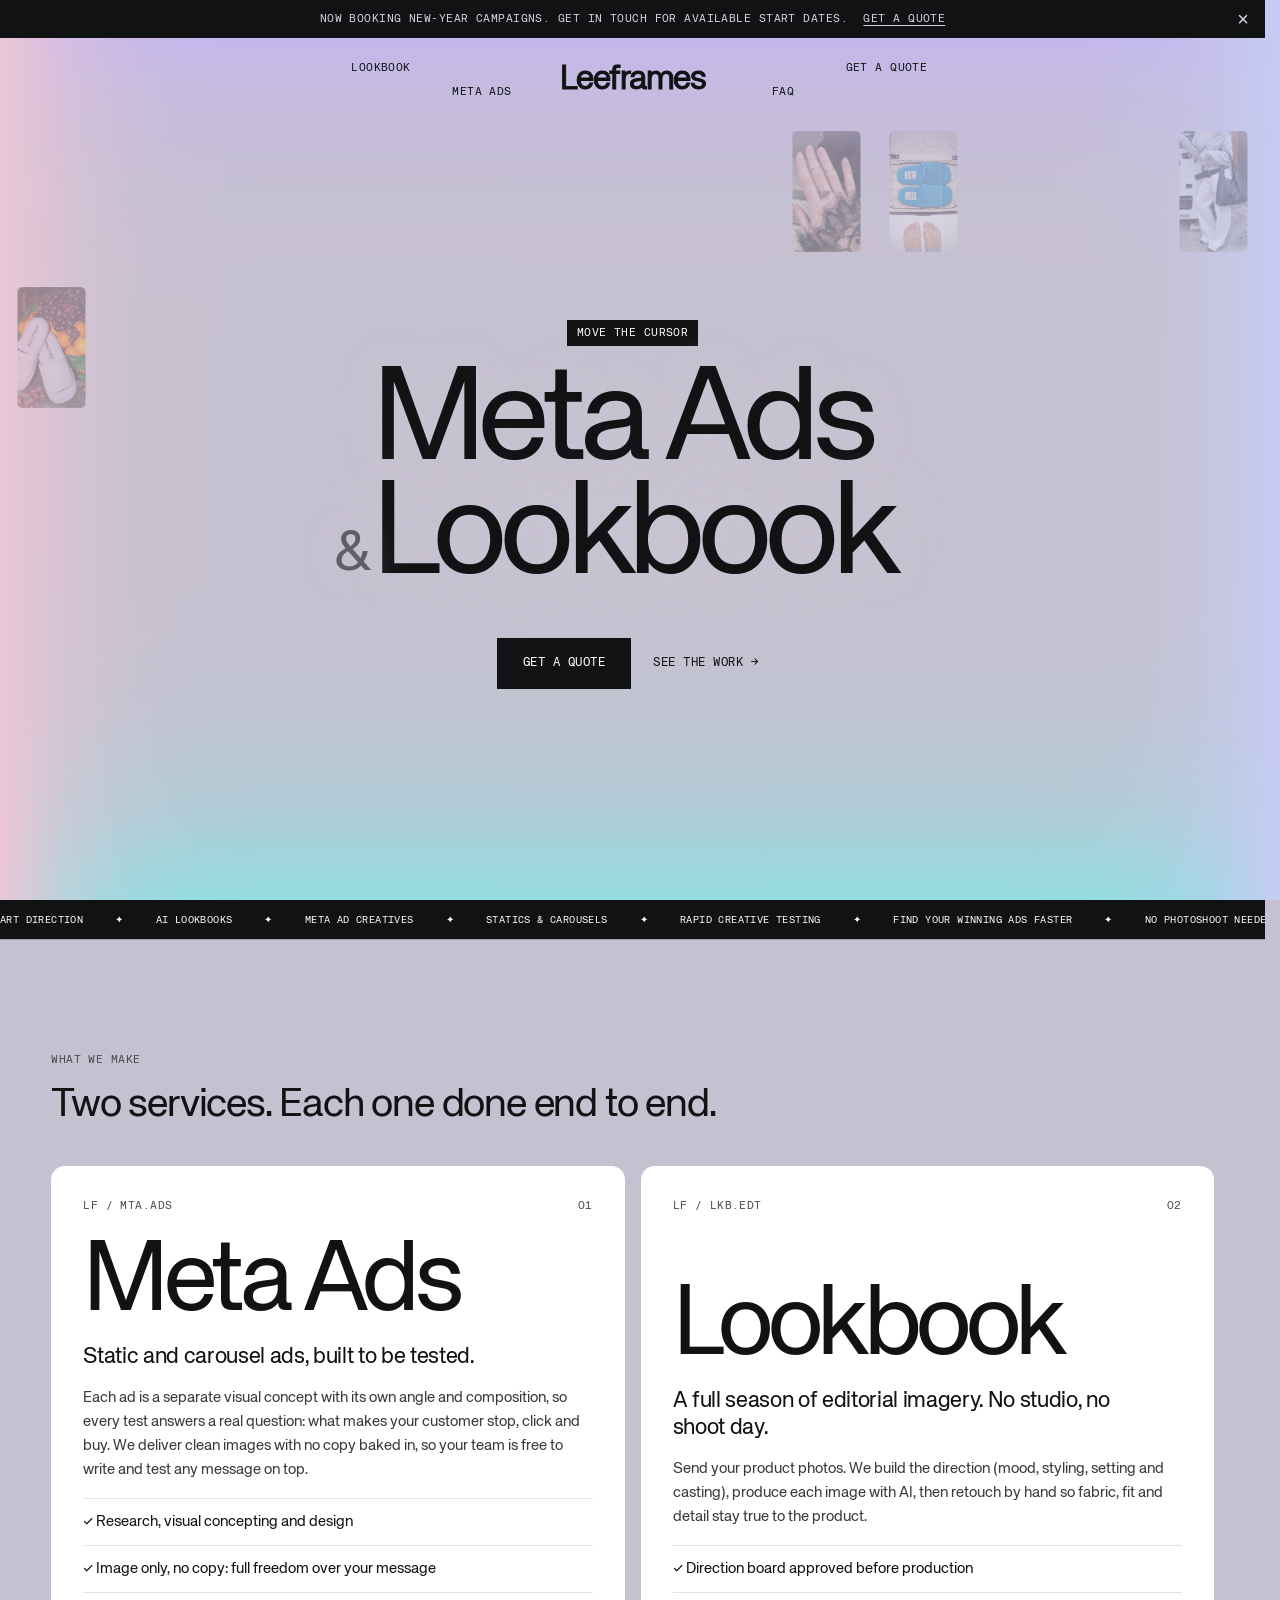
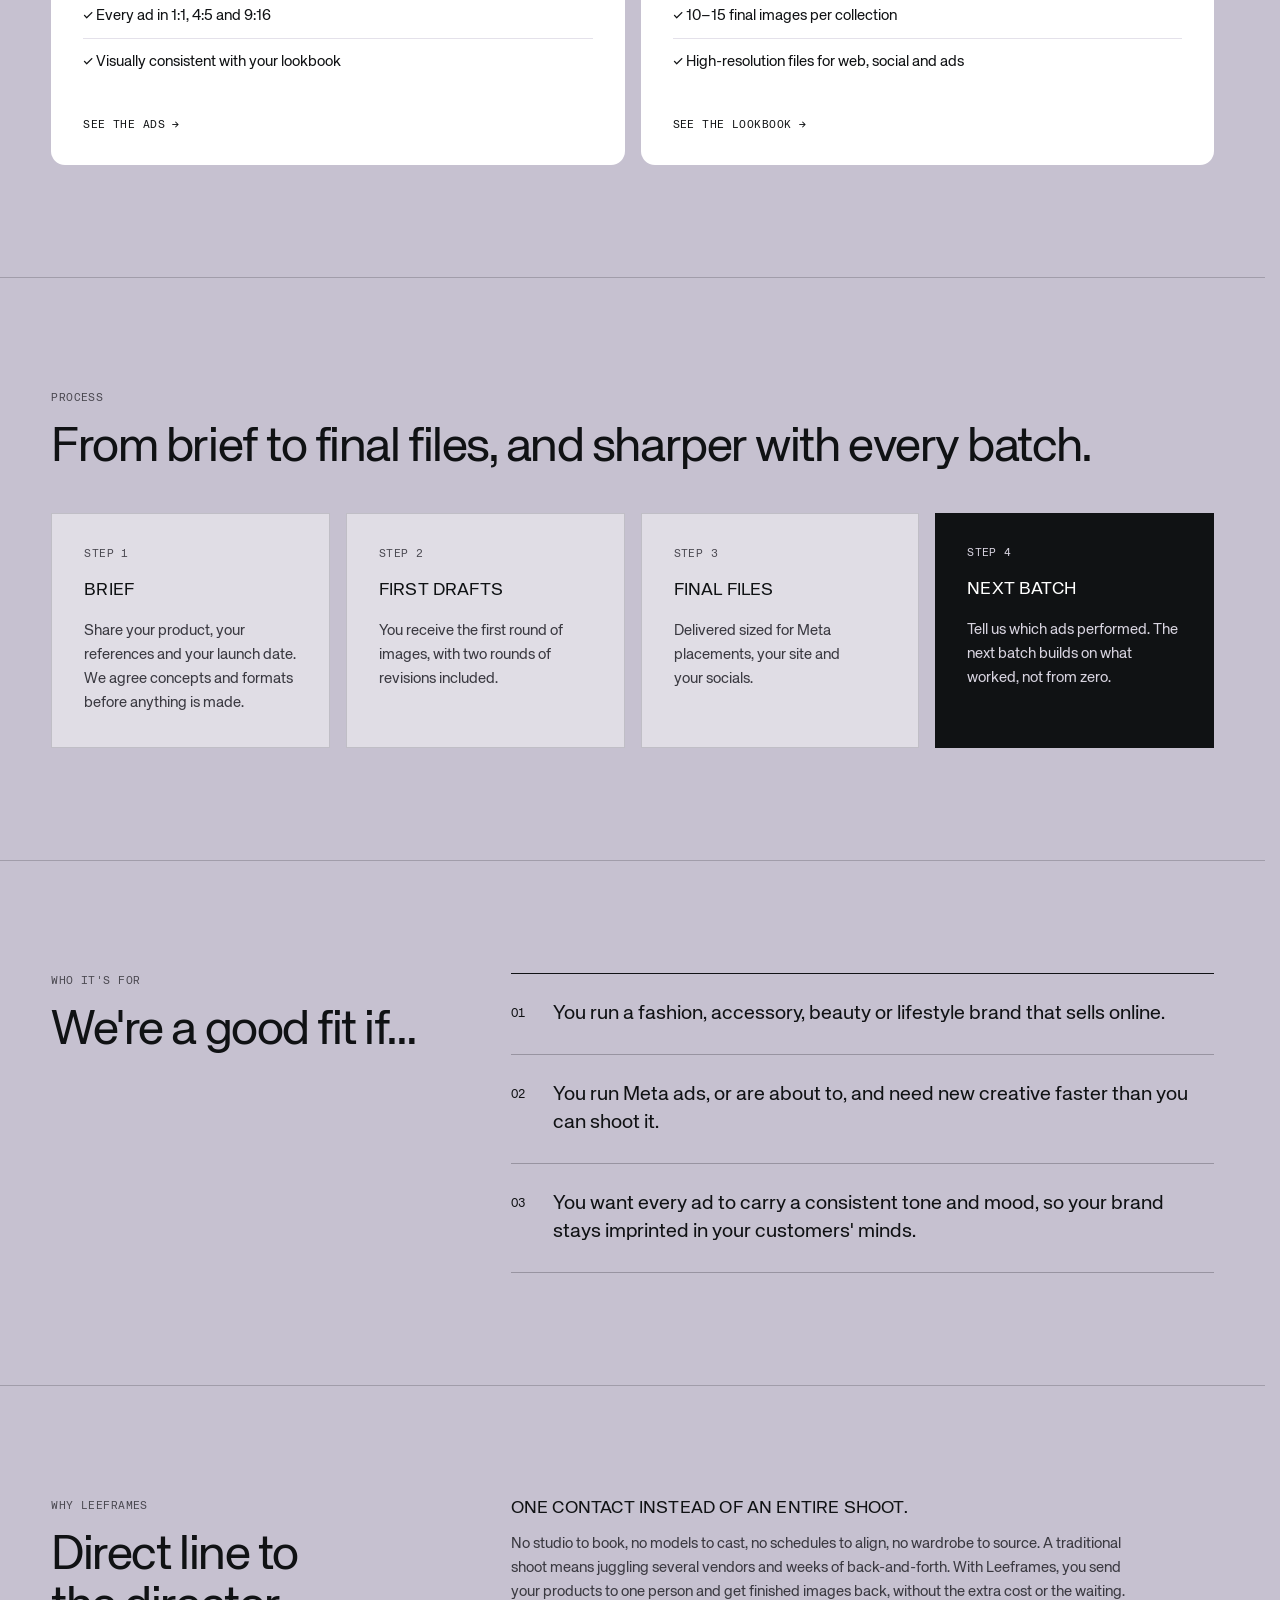
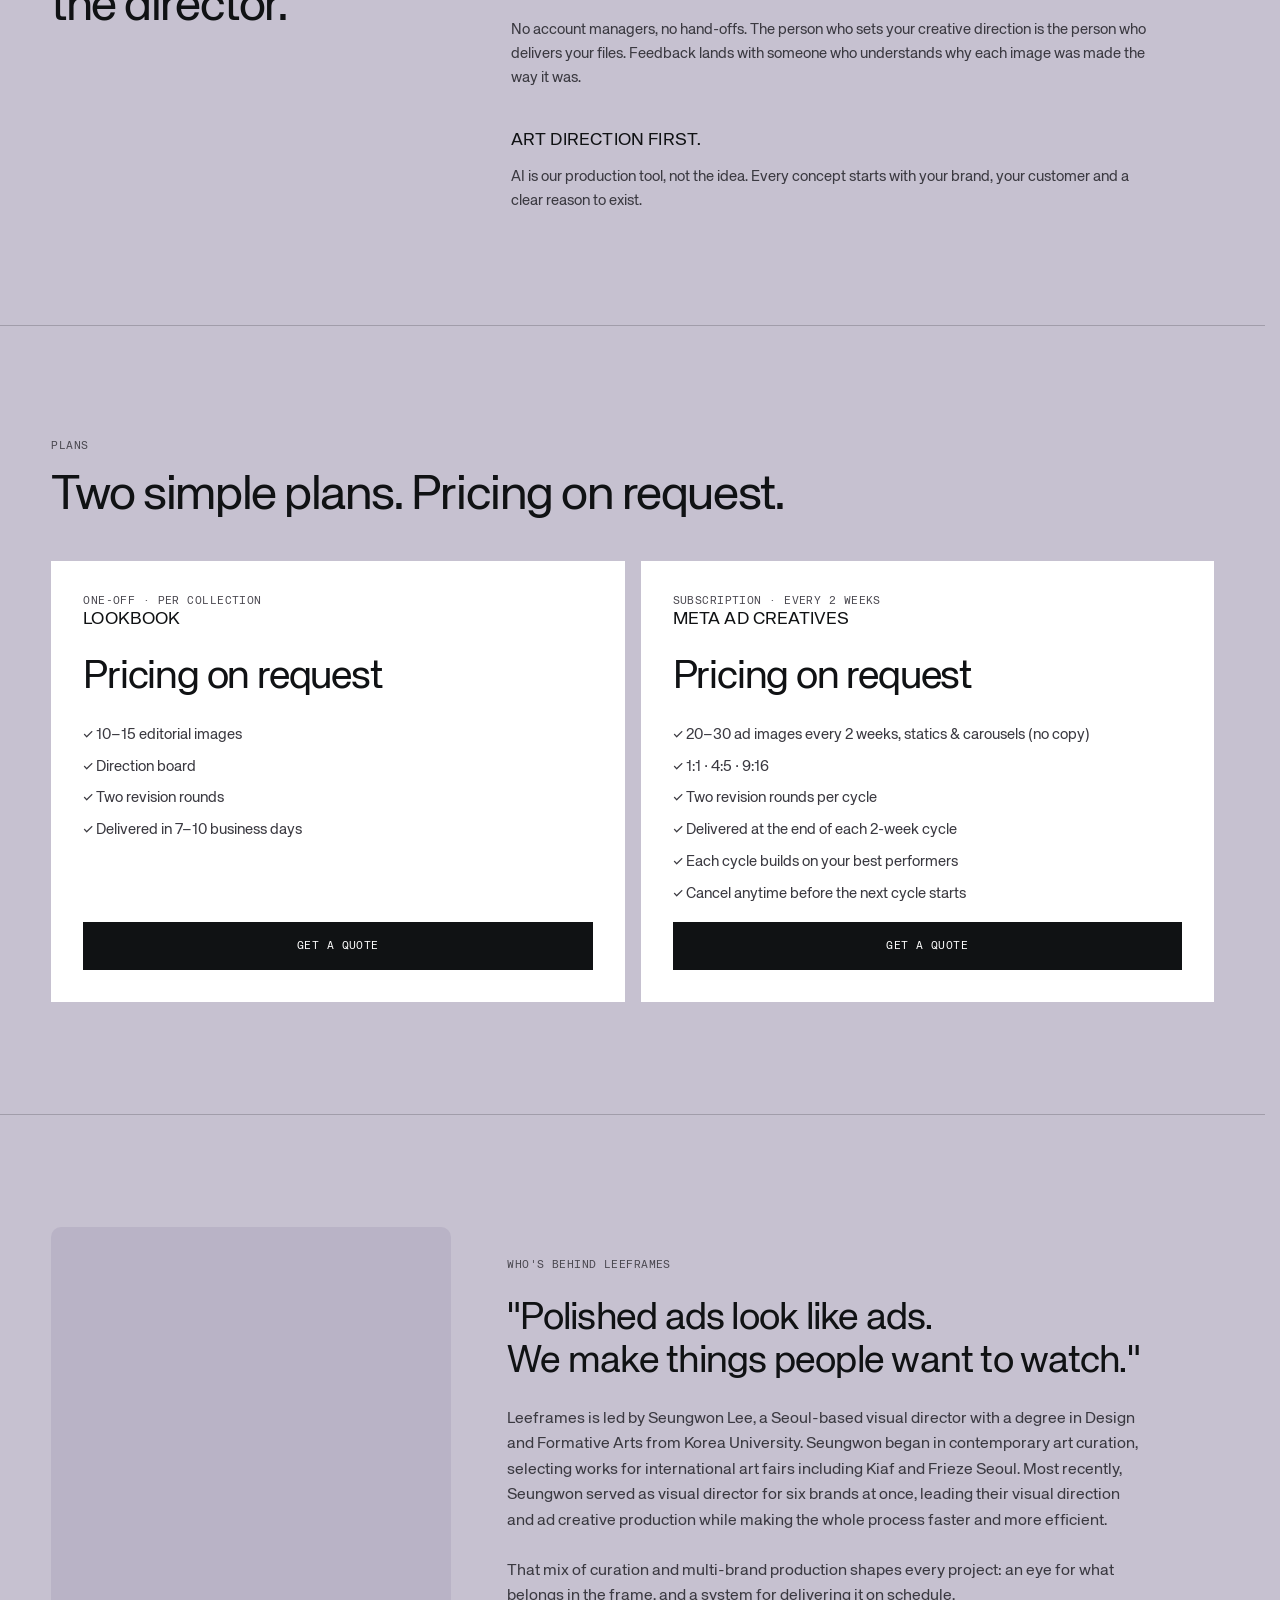
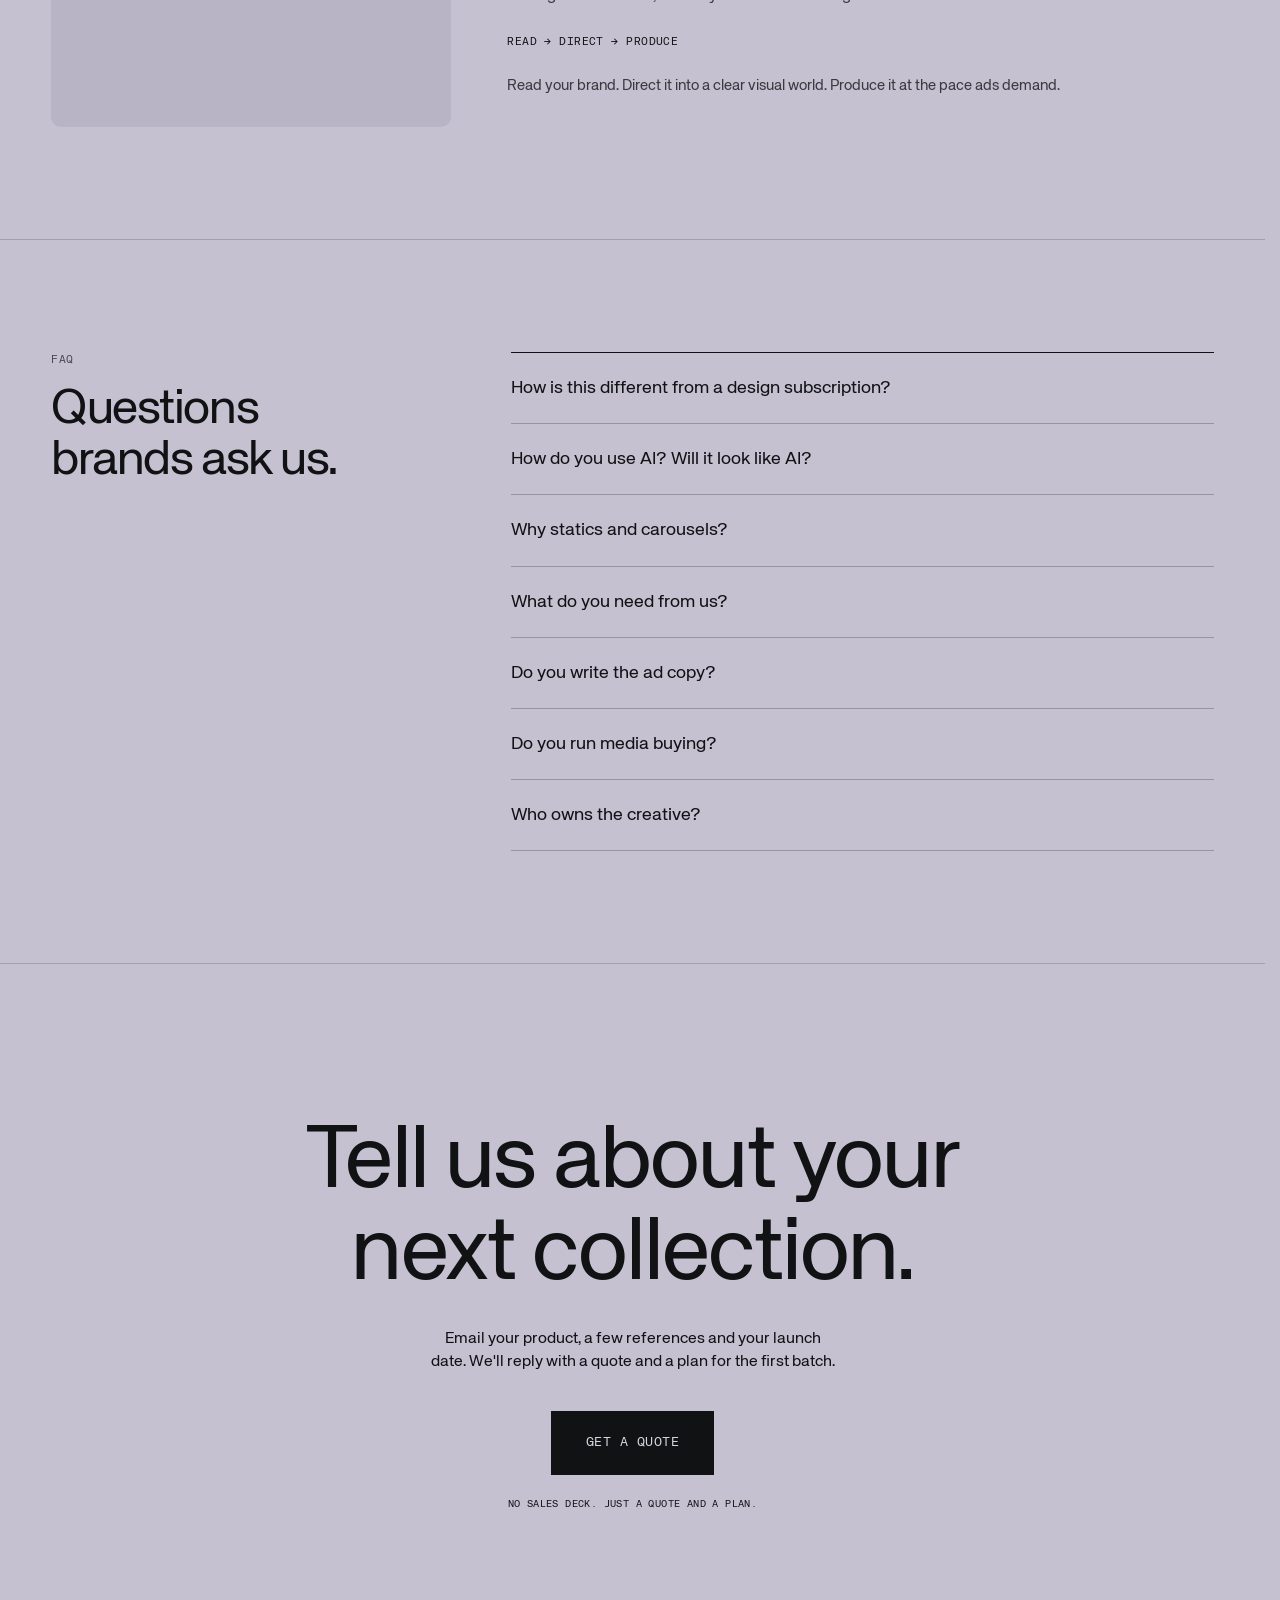
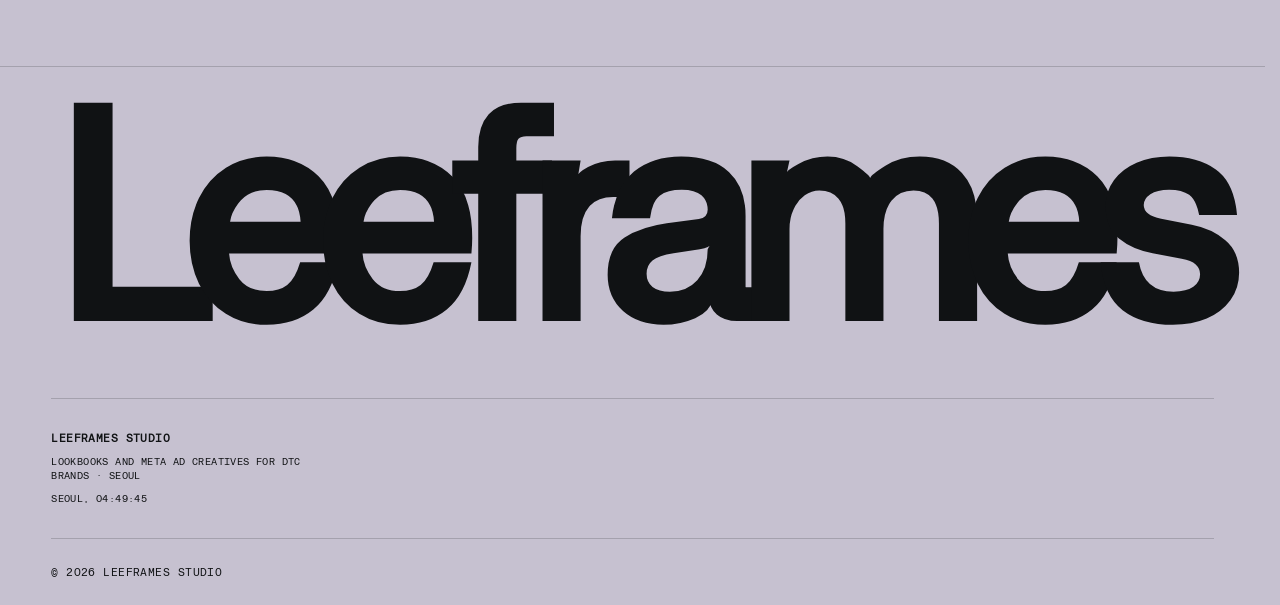
<file: index.html>
<!doctype html>
<html lang="en">
<head>
  <meta charset="utf-8">
  <meta name="viewport" content="width=device-width, initial-scale=1">
  <meta http-equiv="Content-Security-Policy" content="default-src 'self'; script-src 'self' https://cdnjs.cloudflare.com; style-src 'self'; style-src-attr 'unsafe-inline'; font-src 'self'; img-src 'self' data: blob:; connect-src 'self'; object-src 'none'; base-uri 'self'; form-action 'self'">
  <meta name="referrer" content="strict-origin-when-cross-origin">
  <title>Leeframes Studio | AI Lookbooks &amp; Meta Ad Creatives, Seoul</title>
  <meta name="description" content="Seoul creative studio making art-directed AI lookbooks and Meta ad creatives for DTC fashion, beauty and lifestyle brands.">
  <!-- Search and sharing: canonical address, crawler rules, link previews. Domain lives here and in robots.txt, sitemap.xml, llms.txt -->
  <link rel="canonical" href="https://leeframes.com/">
  <meta name="robots" content="index, follow, max-image-preview:large">
  <meta name="theme-color" content="#D8D4E0">
  <meta property="og:type" content="website">
  <meta property="og:site_name" content="Leeframes Studio">
  <meta property="og:title" content="Leeframes Studio | AI Lookbooks &amp; Meta Ad Creatives, Seoul">
  <meta property="og:description" content="Seoul creative studio making art-directed AI lookbooks and Meta ad creatives for DTC fashion, beauty and lifestyle brands.">
  <meta property="og:url" content="https://leeframes.com/">
  <meta property="og:image" content="https://leeframes.com/images/lookbook/6a-6a-on-beach/cover.jpg">
  <meta property="og:locale" content="en_US">
  <meta name="twitter:card" content="summary_large_image">
  <!-- Structured data for search engines and AI answers: who we are, what we do, the FAQ -->
  <script type="application/ld+json">
  {
    "@context": "https://schema.org",
    "@graph": [
      {
        "@type": "ProfessionalService",
        "@id": "https://leeframes.com/#org",
        "name": "Leeframes Studio",
        "url": "https://leeframes.com/",
        "image": "https://leeframes.com/images/lookbook/6a-6a-on-beach/cover.jpg",
        "description": "Seoul creative studio making art-directed AI lookbooks and Meta ad creatives for DTC fashion, beauty and lifestyle brands.",
        "foundingDate": "2026",
        "address": { "@type": "PostalAddress", "addressLocality": "Seoul", "addressCountry": "KR" },
        "areaServed": "Worldwide",
        "knowsAbout": ["Art direction", "AI fashion lookbooks", "Meta ads", "Facebook and Instagram ad creative", "Static ads", "Carousel ads", "Creative testing", "DTC fashion, beauty and lifestyle brands"],
        "hasOfferCatalog": {
          "@type": "OfferCatalog",
          "name": "Services",
          "itemListElement": [
            { "@type": "Offer", "itemOffered": { "@type": "Service", "name": "AI lookbook production", "description": "A full season of editorial imagery, art-directed by hand and produced with AI. No studio, no shoot day." } },
            { "@type": "Offer", "itemOffered": { "@type": "Service", "name": "Meta ad creatives", "description": "Static and carousel ads for Meta (Facebook and Instagram), image only with no copy, in 1:1, 4:5 and 9:16, delivered every 2 weeks." } }
          ]
        }
      },
      {
        "@type": "WebSite",
        "@id": "https://leeframes.com/#website",
        "url": "https://leeframes.com/",
        "name": "Leeframes Studio",
        "inLanguage": "en",
        "publisher": { "@id": "https://leeframes.com/#org" }
      },
      {
        "@type": "FAQPage",
        "mainEntity": [
          {"@type": "Question", "name": "How is this different from a design subscription?", "acceptedAnswer": {"@type": "Answer", "text": "A design subscription waits for your requests. We do the research, write the concepts and choose the angles, then design the ad visuals. You get ideas, not just production."}},
          {"@type": "Question", "name": "How do you use AI? Will it look like AI?", "acceptedAnswer": {"@type": "Answer", "text": "AI handles production; the direction, selection and finishing are done by hand. We start from your real product photos, build a direction board you approve, generate and select images against it, then retouch each one to correct details, fabric and fit. Anything that looks off doesn't leave the studio."}},
          {"@type": "Question", "name": "Why statics and carousels?", "acceptedAnswer": {"@type": "Answer", "text": "They're the fastest way to test a new angle on Meta. One concept can become several variations and be live before a video would be through pre-production."}},
          {"@type": "Question", "name": "What do you need from us?", "acceptedAnswer": {"@type": "Answer", "text": "Your product photos, your website and a few references. A short brief helps, but we can write one with you."}},
          {"@type": "Question", "name": "Do you write the ad copy?", "acceptedAnswer": {"@type": "Answer", "text": "No, by design. We deliver clean visuals with no text baked in, so you keep full control of your message and can test any headline on the same image."}},
          {"@type": "Question", "name": "Do you run media buying?", "acceptedAnswer": {"@type": "Answer", "text": "No. We focus entirely on creative. We work alongside your in-house team or agency, and use your results to shape the next batch."}},
          {"@type": "Question", "name": "Who owns the creative?", "acceptedAnswer": {"@type": "Answer", "text": "You can use all final files commercially without restriction, and we transfer any rights we hold in them to you."}}
        ]
      }
    ]
  }
  </script>
  <!-- Tab and home-screen icon: the logo's L (drawn by a one-off script; not edited by hand) -->
  <link rel="icon" href="/favicon.ico" sizes="any">
  <link rel="icon" type="image/png" sizes="32x32" href="/favicon-32.png">
  <link rel="apple-touch-icon" href="/apple-touch-icon.png">
  <link rel="stylesheet" href="styles.css">
  <link rel="stylesheet" href="lookbook.css">
  <link rel="stylesheet" href="meta.css">
</head>
<body class="has-mc">

<!-- Pastel light drifting round the screen edge (fixed, behind the page) -->

<!-- Announcement bar -->
<div class="announce" id="announce">
  <p>Now booking new-year campaigns. Get in touch for available start dates. <a href="quote.html" class="mono-link">Get a quote</a></p>
  <button class="announce-close" aria-label="Close announcement">×</button>
</div>

<!-- Header -->
<header class="header">
  <div class="header-inner">
    <a href="#" class="logo" aria-label="Leeframes Studio home">
      <span class="logo-mark">Leeframes</span>
    </a>
    <nav class="nav" id="nav">
      <a href="lookbook.html" class="mono">Lookbook</a>
      <a href="meta-ad-creatives.html" class="mono">Meta Ads</a>
      <a href="#faq" class="mono">FAQ</a>
      <a href="quote.html" class="mono">Get a quote</a>
    </nav>
    <button class="nav-toggle" aria-label="Open menu" aria-expanded="false"><span></span><span></span></button>
  </div>
</header>

<main>

<!-- Hero: magnifier field. Tiles (Meta ads and lookbook covers) are built by hero-field.js from site-data.js;
     tiles near the cursor grow and brighten. The centre text sits above them -->
<section class="lf-hero" id="hero">
  <div class="lf-hero__field" aria-hidden="true"></div>
  <div class="lf-hero__veil" aria-hidden="true"></div>
  <div class="lf-hero__center">
    <p class="lf-hero__tag" aria-live="off">Move the cursor</p>
    <h1 class="lf-hero__title"><span>Meta Ads</span><span><em>&amp;</em>Lookbook</span></h1>
    <div class="lf-hero__btns">
      <a class="lf-hero__btn lf-hero__btn--solid" href="quote.html">Get a quote</a>
      <a class="lf-hero__btn lf-hero__btn--ghost" href="#services">See the work →</a>
    </div>
  </div>
</section>

<!-- Service ticker: two identical groups so translateX(-50%) loops seamlessly -->
<div class="ticker" aria-hidden="true">
  <div class="ticker-track">
    <span class="ticker-group"><span>Art Direction<i>✦</i></span><span>AI Lookbooks<i>✦</i></span><span>Meta Ad Creatives<i>✦</i></span><span>Statics &amp; Carousels<i>✦</i></span><span>Rapid Creative Testing<i>✦</i></span><span>Find Your Winning Ads Faster<i>✦</i></span><span>No Photoshoot Needed<i>✦</i></span><span>Made in Seoul<i>✦</i></span><span>Art Direction<i>✦</i></span><span>AI Lookbooks<i>✦</i></span><span>Meta Ad Creatives<i>✦</i></span><span>Statics &amp; Carousels<i>✦</i></span><span>Rapid Creative Testing<i>✦</i></span><span>Find Your Winning Ads Faster<i>✦</i></span><span>No Photoshoot Needed<i>✦</i></span><span>Made in Seoul<i>✦</i></span></span>
    <span class="ticker-group"><span>Art Direction<i>✦</i></span><span>AI Lookbooks<i>✦</i></span><span>Meta Ad Creatives<i>✦</i></span><span>Statics &amp; Carousels<i>✦</i></span><span>Rapid Creative Testing<i>✦</i></span><span>Find Your Winning Ads Faster<i>✦</i></span><span>No Photoshoot Needed<i>✦</i></span><span>Made in Seoul<i>✦</i></span><span>Art Direction<i>✦</i></span><span>AI Lookbooks<i>✦</i></span><span>Meta Ad Creatives<i>✦</i></span><span>Statics &amp; Carousels<i>✦</i></span><span>Rapid Creative Testing<i>✦</i></span><span>Find Your Winning Ads Faster<i>✦</i></span><span>No Photoshoot Needed<i>✦</i></span><span>Made in Seoul<i>✦</i></span></span>
  </div>
</div>

<!-- ============ WHAT WE MAKE ============ -->
<section id="services" class="lf-sec">
  <div class="lf-sec__inner">
    <div class="lf-sec__head">
      <p class="lf-label">What we make</p>
      <h2 class="lf-h2">Two services. Each one done end to end.</h2>
    </div>
    <!-- Blind cards: on hover/focus six photo strips rise one after another (left first) and drop back right first.
         Touch screens play it once when the card is 70% in view. Counts in .lf-blind__count come from site-data.js (script.js) -->
    <div class="lf-grid lf-grid--2">
      <a class="lf-card lf-card--white lf-card--link lf-blind" href="meta-ad-creatives.html" aria-label="Meta Ads: see the ads">
        <div class="lf-blind__photos" aria-hidden="true"><span class="lf-blind__strip"><img src="images/meta/bag/01.jpg" alt="" loading="lazy" decoding="async"></span><span class="lf-blind__strip"><img src="images/meta/necklace/02.jpg" alt="" loading="lazy" decoding="async"></span><span class="lf-blind__strip"><img src="images/meta/ring-k/02.jpg" alt="" loading="lazy" decoding="async"></span><span class="lf-blind__strip"><img src="images/meta/ring-foreign/07.jpg" alt="" loading="lazy" decoding="async"></span><span class="lf-blind__strip"><img src="images/meta/slippers/01.jpg" alt="" loading="lazy" decoding="async"></span><span class="lf-blind__strip"><img src="images/meta/etc/05.jpg" alt="" loading="lazy" decoding="async"></span><p class="lf-blind__count" data-count="meta"></p></div>
        <div class="lf-blind__top lf-label"><span>LF / MTA.ADS</span><span>01</span></div>
        <h3 class="lf-blind__name">Meta Ads</h3>
        <p class="lf-blind__desc">Static and carousel ads, built to be tested.</p>
        <p class="lf-text lf-blind__body">Each ad is a separate visual concept with its own angle and composition, so every test answers a real question: what makes your customer stop, click and buy. We deliver clean images with no copy baked in, so your team is free to write and test any message on top.</p>
        <ul class="lf-list lf-list--ruled lf-blind__list">
          <li>✓ Research, visual concepting and design</li>
          <li>✓ Image only, no copy: full freedom over your message</li>
          <li>✓ Every ad in 1:1, 4:5 and 9:16</li>
          <li>✓ Visually consistent with your lookbook</li>
        </ul>
        <p class="lf-label lf-card__go">See the ads →</p>
      </a>
      <a class="lf-card lf-card--white lf-card--link lf-blind" href="lookbook.html" aria-label="Lookbook: see the lookbook">
        <div class="lf-blind__photos" aria-hidden="true"><span class="lf-blind__strip"><img src="images/lookbook/6a-6a-on-beach/cover.jpg" alt="" loading="lazy" decoding="async"></span><span class="lf-blind__strip"><img src="images/lookbook/6a-cool-goth/cover.jpg" alt="" loading="lazy" decoding="async"></span><span class="lf-blind__strip"><img src="images/lookbook/6a-rock-festa/cover.jpg" alt="" loading="lazy" decoding="async"></span><span class="lf-blind__strip"><img src="images/lookbook/akoihaus-housewear/cover.jpg" alt="" loading="lazy" decoding="async"></span><span class="lf-blind__strip"><img src="images/lookbook/cleartype-identity/cover.jpg" alt="" loading="lazy" decoding="async"></span><span class="lf-blind__strip"><img src="images/lookbook/coffery-cobalt/cover.jpg" alt="" loading="lazy" decoding="async"></span><p class="lf-blind__count" data-count="lookbook"></p></div>
        <div class="lf-blind__top lf-label"><span>LF / LKB.EDT</span><span>02</span></div>
        <h3 class="lf-blind__name">Lookbook</h3>
        <p class="lf-blind__desc">A full season of editorial imagery. No studio, no shoot day.</p>
        <p class="lf-text lf-blind__body">Send your product photos. We build the direction (mood, styling, setting and casting), produce each image with AI, then retouch by hand so fabric, fit and detail stay true to the product.</p>
        <ul class="lf-list lf-list--ruled lf-blind__list">
          <li>✓ Direction board approved before production</li>
          <li>✓ 10–15 final images per collection</li>
          <li>✓ High-resolution files for web, social and ads</li>
        </ul>
        <p class="lf-label lf-card__go">See the lookbook →</p>
      </a>
    </div>
  </div>
</section>

<!-- ============ PROCESS ============ -->
<section id="process" class="lf-sec">
  <div class="lf-sec__inner">
    <div class="lf-sec__head">
      <p class="lf-label">Process</p>
      <h2 class="lf-h2">From brief to final files, and sharper with every batch.</h2>
    </div>
    <div class="lf-grid lf-grid--4">
      <div class="lf-card lf-card--glass">
        <p class="lf-label">Step 1</p>
        <h3 class="lf-h4">Brief</h3>
        <p class="lf-text">Share your product, your references and your launch date. We agree concepts and formats before anything is made.</p>
      </div>
      <div class="lf-card lf-card--glass">
        <p class="lf-label">Step 2</p>
        <h3 class="lf-h4">First drafts</h3>
        <p class="lf-text">You receive the first round of images, with two rounds of revisions included.</p>
      </div>
      <div class="lf-card lf-card--glass">
        <p class="lf-label">Step 3</p>
        <h3 class="lf-h4">Final files</h3>
        <p class="lf-text">Delivered sized for Meta placements, your site and your socials.</p>
      </div>
      <div class="lf-card lf-card--dark">
        <p class="lf-label">Step 4</p>
        <h3 class="lf-h4">Next batch</h3>
        <p class="lf-text">Tell us which ads performed. The next batch builds on what worked, not from zero.</p>
      </div>
    </div>
  </div>
</section>

<!-- ============ WHO IT'S FOR ============ -->
<section class="lf-sec">
  <div class="lf-sec__inner lf-sec__inner--split">
    <div class="lf-sec__head">
      <p class="lf-label">Who it's for</p>
      <h2 class="lf-h2">We're a good fit if…</h2>
    </div>
    <div class="lf-sec__body">
      <ol class="lf-fit">
        <li><span>01</span><span>You run a fashion, accessory, beauty or lifestyle brand that sells online.</span></li>
        <li><span>02</span><span>You run Meta ads, or are about to, and need new creative faster than you can shoot it.</span></li>
        <li><span>03</span><span>You want every ad to carry a consistent tone and mood, so your brand stays imprinted in your customers' minds.</span></li>
      </ol>
    </div>
  </div>
</section>

<!-- ============ WHY LEEFRAMES ============ -->
<section id="why" class="lf-sec">
  <div class="lf-sec__inner lf-sec__inner--split">
    <div class="lf-sec__head">
      <p class="lf-label">Why Leeframes</p>
      <h2 class="lf-h2">Direct line to the director.</h2>
    </div>
    <div class="lf-sec__body lf-why">
      <div class="lf-why__item">
        <h3 class="lf-h4">One contact instead of an entire shoot.</h3>
        <p class="lf-text">No studio to book, no models to cast, no schedules to align, no wardrobe to source. A traditional shoot means juggling several vendors and weeks of back-and-forth. With Leeframes, you send your products to one person and get finished images back, without the extra cost or the waiting.</p>
        <p class="lf-text">No account managers, no hand-offs. The person who sets your creative direction is the person who delivers your files. Feedback lands with someone who understands why each image was made the way it was.</p>
      </div>
      <div class="lf-why__item">
        <h3 class="lf-h4">Art direction first.</h3>
        <p class="lf-text">AI is our production tool, not the idea. Every concept starts with your brand, your customer and a clear reason to exist.</p>
      </div>
    </div>
  </div>
</section>

<!-- ============ PLANS ============ -->
<section id="pricing" class="lf-sec">
  <div class="lf-sec__inner">
    <div class="lf-sec__head">
      <p class="lf-label">Plans</p>
      <h2 class="lf-h2">Two simple plans. Pricing on request.</h2>
    </div>
    <div class="lf-grid lf-grid--2">
      <article class="lf-card lf-card--white">
        <div>
          <p class="lf-label">One-off · Per collection</p>
          <h3 class="lf-h4">Lookbook</h3>
        </div>
        <p class="lf-price">Pricing on request</p>
        <ul class="lf-list lf-list--plain">
          <li>✓ 10–15 editorial images</li>
          <li>✓ Direction board</li>
          <li>✓ Two revision rounds</li>
          <li>✓ Delivered in 7–10 business days</li>
        </ul>
        <a class="lf-btn" href="quote.html">Get a quote</a>
      </article>
      <article class="lf-card lf-card--white">
        <div>
          <p class="lf-label">Subscription · Every 2 weeks</p>
          <h3 class="lf-h4">Meta ad creatives</h3>
        </div>
        <p class="lf-price">Pricing on request</p>
        <ul class="lf-list lf-list--plain">
          <li>✓ 20–30 ad images every 2 weeks, statics &amp; carousels (no copy)</li>
          <li>✓ 1:1 · 4:5 · 9:16</li>
          <li>✓ Two revision rounds per cycle</li>
          <li>✓ Delivered at the end of each 2-week cycle</li>
          <li>✓ Each cycle builds on your best performers</li>
          <li>✓ Cancel anytime before the next cycle starts</li>
        </ul>
        <a class="lf-btn" href="quote.html">Get a quote</a>
      </article>
    </div>
  </div>
</section>

<!-- ============ WHO'S BEHIND ============ -->
<section class="lf-sec">
  <div class="lf-sec__inner">
    <div class="lf-about">
      <div class="lf-about__photo">
        <!-- Photo goes here: <img src="images/..." alt="Seungwon Lee, Leeframes Studio"> -->
      </div>
      <div class="lf-about__text">
        <p class="lf-label">Who's behind Leeframes</p>
        <p class="lf-quote">"Polished ads look like ads.<br>We make things people want to watch."</p>
        <p class="lf-text" style="font-size:16px">Leeframes is led by Seungwon Lee, a Seoul-based visual director with a degree in Design and Formative Arts from Korea University. Seungwon began in contemporary art curation, selecting works for international art fairs including Kiaf and Frieze Seoul. Most recently, Seungwon served as visual director for six brands at once, leading their visual direction and ad creative production while making the whole process faster and more efficient.</p>
        <p class="lf-text" style="font-size:16px">That mix of curation and multi-brand production shapes every project: an eye for what belongs in the frame, and a system for delivering it on schedule.</p>
        <p class="lf-label" style="color:var(--ink)">Read → Direct → Produce</p>
        <p class="lf-text">Read your brand. Direct it into a clear visual world. Produce it at the pace ads demand.</p>
      </div>
    </div>
  </div>
</section>

<!-- ============ STRAIGHT ANSWERS (FAQ) ============ -->
<section id="faq" class="lf-sec">
  <div class="lf-sec__inner lf-sec__inner--split">
    <div class="lf-sec__head">
      <p class="lf-label">FAQ</p>
      <h2 class="lf-h2">Questions<br>brands ask us.</h2>
    </div>
    <div class="lf-sec__body lf-faq">
      <details>
        <summary>How is this different from a design subscription?</summary>
        <p class="lf-text">A design subscription waits for your requests. We do the research, write the concepts and choose the angles, then design the ad visuals. You get ideas, not just production.</p>
      </details>
      <details>
        <summary>How do you use AI? Will it look like AI?</summary>
        <p class="lf-text">AI handles production; the direction, selection and finishing are done by hand. We start from your real product photos, build a direction board you approve, generate and select images against it, then retouch each one to correct details, fabric and fit. Anything that looks off doesn't leave the studio.</p>
      </details>
      <details>
        <summary>Why statics and carousels?</summary>
        <p class="lf-text">They're the fastest way to test a new angle on Meta. One concept can become several variations and be live before a video would be through pre-production.</p>
      </details>
      <details>
        <summary>What do you need from us?</summary>
        <p class="lf-text">Your product photos, your website and a few references. A short brief helps, but we can write one with you.</p>
      </details>
      <details>
        <summary>Do you write the ad copy?</summary>
        <p class="lf-text">No, by design. We deliver clean visuals with no text baked in, so you keep full control of your message and can test any headline on the same image.</p>
      </details>
      <details>
        <summary>Do you run media buying?</summary>
        <p class="lf-text">No. We focus entirely on creative. We work alongside your in-house team or agency, and use your results to shape the next batch.</p>
      </details>
      <details>
        <summary>Who owns the creative?</summary>
        <p class="lf-text">You can use all final files commercially without restriction, and we transfer any rights we hold in them to you.</p>
      </details>
    </div>
  </div>
</section>

<!-- Final CTA -->
<section class="final-cta line" id="cta">
  <div class="container">
    <h2 class="huge">Tell us about your next collection.</h2>
    <p class="body">Email your product, a few references and your launch date. We'll reply with a quote and a plan for the first batch.</p>
    <a href="quote.html" class="btn btn-white btn-lg">Get a quote</a>
    <p class="mono small">No sales deck. Just a quote and a plan.</p>
  </div>
</section>

</main>

<!-- Footer -->
<footer class="footer">
  <div class="container">
    <div class="wordmark" aria-hidden="true">Leeframes</div>
    <div class="footer-grid">
      <div>
        <p class="mono"><b>Leeframes Studio</b></p>
        <p class="mono small">Lookbooks and Meta ad creatives for DTC brands · Seoul</p>
        <p class="mono small" id="clock">--:--:--</p>
      </div>
    </div>
    <div class="footer-bottom mono"><span>© 2026 Leeframes Studio</span></div>
  </div>
</footer>


<script src="site-data.js"></script>
<script src="hero-field.js"></script>
<script src="script.js"></script>
</body>
</html>
</file>
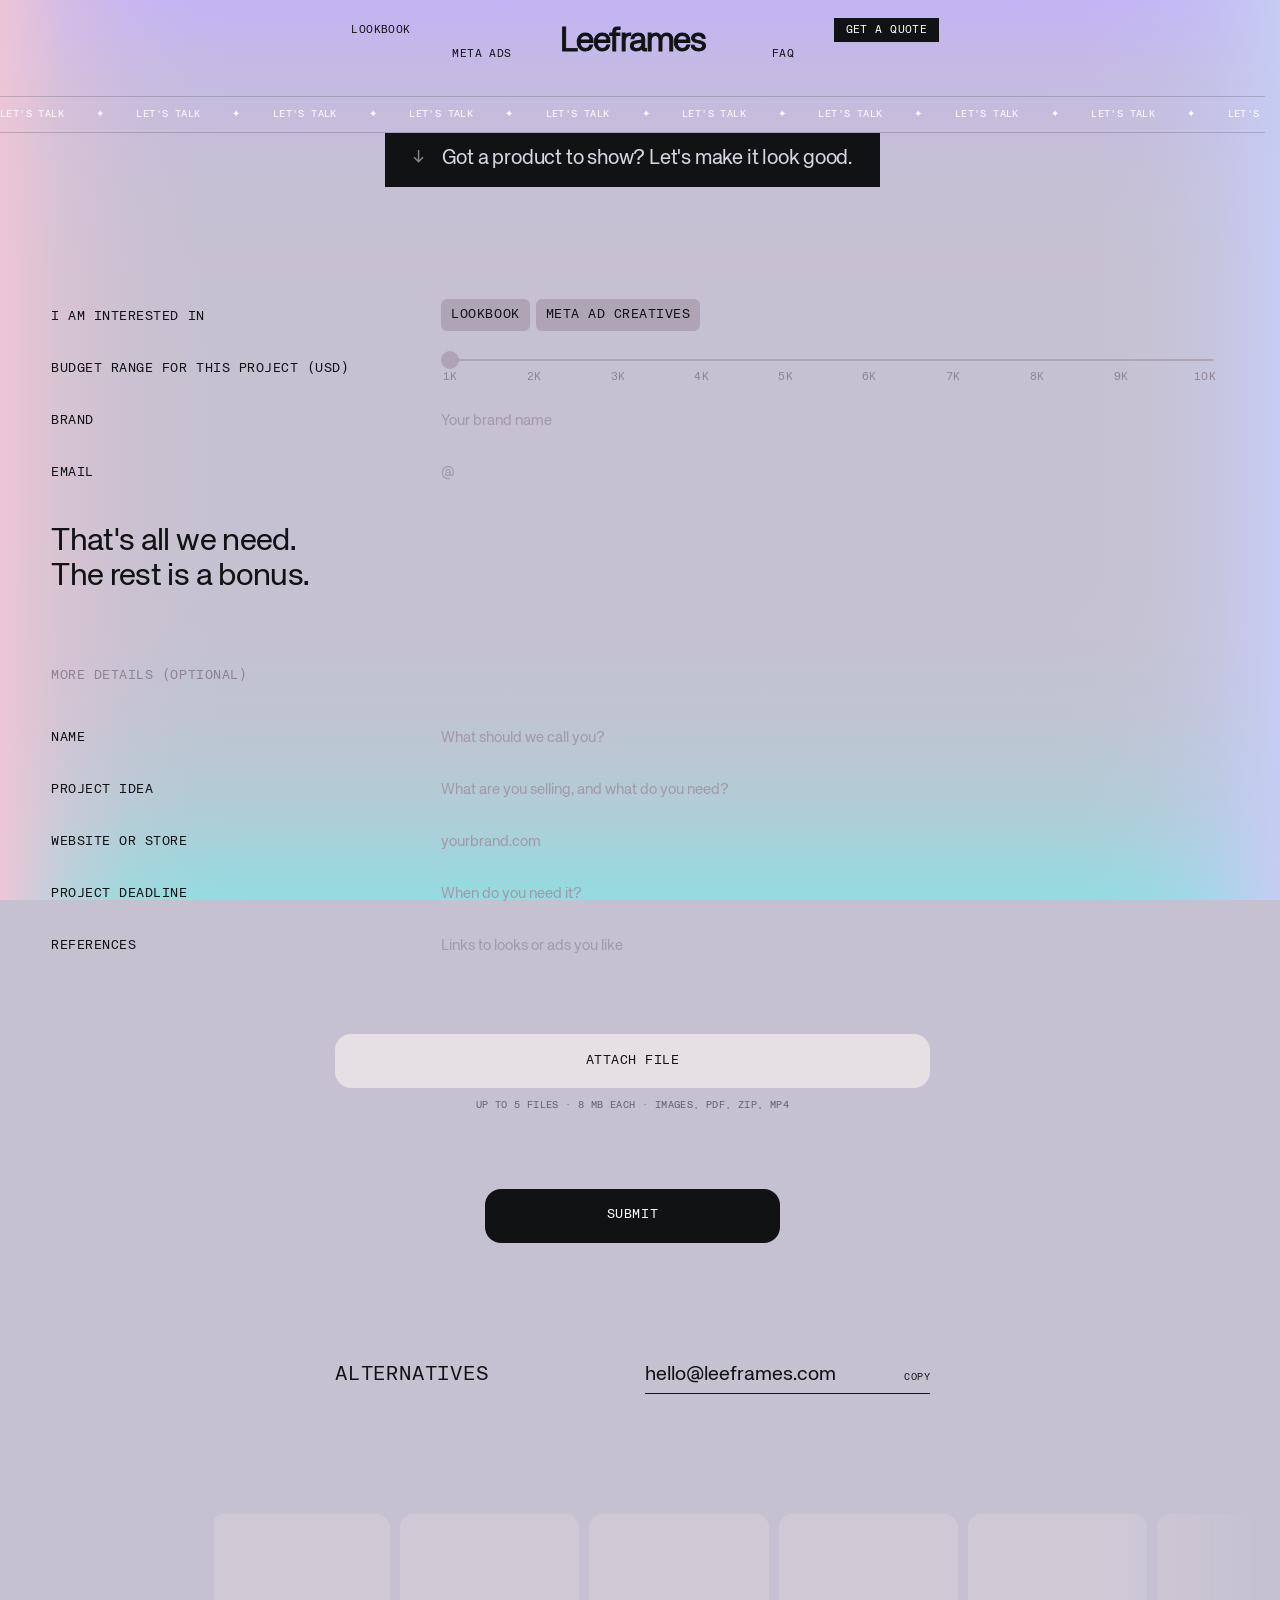
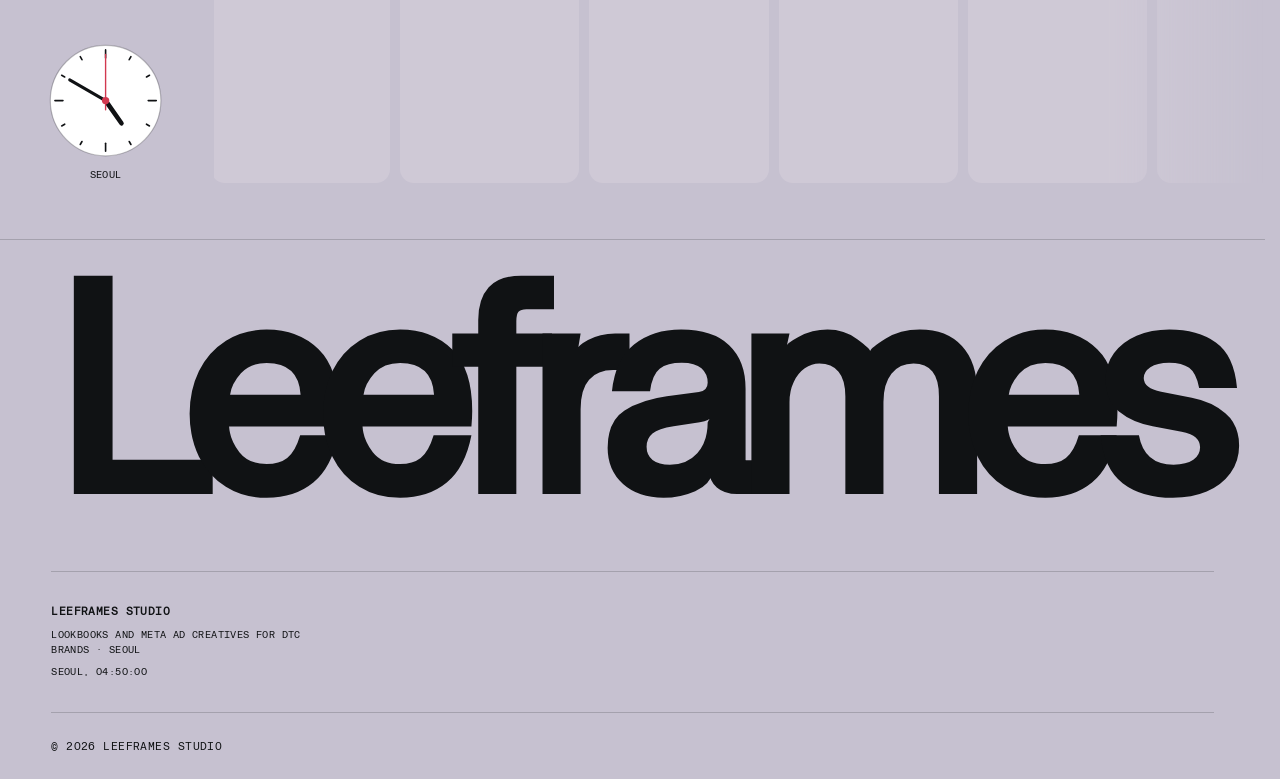
<file: quote.html>
<!doctype html>
<html lang="en">
<head>
  <meta charset="utf-8">
  <meta name="viewport" content="width=device-width, initial-scale=1">
  <meta http-equiv="Content-Security-Policy" content="default-src 'self'; script-src 'self' https://cdnjs.cloudflare.com; style-src 'self'; style-src-attr 'unsafe-inline'; font-src 'self'; img-src 'self' data: blob:; connect-src 'self'; object-src 'none'; base-uri 'self'; form-action 'self'">
  <meta name="referrer" content="strict-origin-when-cross-origin">
  <title>Get a Quote | Leeframes Studio</title>
  <meta name="description" content="Tell us about your product and what you need: an AI lookbook or Meta ad creatives. We reply with a quote and a plan for the first batch.">
  <!-- Search and sharing (see index.html for the shared notes) -->
  <link rel="canonical" href="https://leeframes.com/quote.html">
  <meta name="robots" content="index, follow, max-image-preview:large">
  <meta name="theme-color" content="#D8D4E0">
  <meta property="og:type" content="website">
  <meta property="og:site_name" content="Leeframes Studio">
  <meta property="og:title" content="Get a Quote | Leeframes Studio">
  <meta property="og:description" content="Art-directed AI lookbooks and Meta ad creatives for DTC fashion, beauty and lifestyle brands. Tell us what you need.">
  <meta property="og:url" content="https://leeframes.com/quote.html">
  <meta property="og:image" content="https://leeframes.com/images/lookbook/6a-6a-on-beach/cover.jpg">
  <meta name="twitter:card" content="summary_large_image">
  <script type="application/ld+json">
  {
    "@context": "https://schema.org",
    "@graph": [
      {
        "@type": "ContactPage",
        "name": "Get a Quote",
        "url": "https://leeframes.com/quote.html",
        "inLanguage": "en",
        "isPartOf": { "@id": "https://leeframes.com/#website" },
        "about": { "@id": "https://leeframes.com/#org" }
      },
      {
        "@type": "BreadcrumbList",
        "itemListElement": [
          { "@type": "ListItem", "position": 1, "name": "Leeframes Studio", "item": "https://leeframes.com/" },
          { "@type": "ListItem", "position": 2, "name": "Get a Quote", "item": "https://leeframes.com/quote.html" }
        ]
      }
    ]
  }
  </script>
  <!-- Tab and home-screen icon: the logo's L (drawn by a one-off script; not edited by hand) -->
  <link rel="icon" href="/favicon.ico" sizes="any">
  <link rel="icon" type="image/png" sizes="32x32" href="/favicon-32.png">
  <link rel="apple-touch-icon" href="/apple-touch-icon.png">
  <link rel="stylesheet" href="styles.css">
  <link rel="stylesheet" href="quote.css">
</head>
<body class="q-page">

<!-- Header -->
<header class="header">
  <div class="header-inner">
    <a href="index.html" class="logo" aria-label="Leeframes Studio home">
      <span class="logo-mark">Leeframes</span>
    </a>
    <nav class="nav" id="nav">
      <a href="lookbook.html" class="mono">Lookbook</a>
      <a href="meta-ad-creatives.html" class="mono">Meta Ads</a>
      <a href="index.html#faq" class="mono">FAQ</a>
      <a href="quote.html" class="mono" aria-current="page">Get a quote</a>
    </nav>
    <button class="nav-toggle" aria-label="Open menu" aria-expanded="false"><span></span><span></span></button>
  </div>
</header>

<main>

<!-- Running band: two identical groups so translateX(-50%) loops seamlessly -->
<div class="q-band" aria-hidden="true">
  <div class="ticker-track">
    <span class="ticker-group"><span>Let's talk<i>✦</i></span><span>Let's talk<i>✦</i></span><span>Let's talk<i>✦</i></span><span>Let's talk<i>✦</i></span><span>Let's talk<i>✦</i></span><span>Let's talk<i>✦</i></span><span>Let's talk<i>✦</i></span><span>Let's talk<i>✦</i></span></span>
    <span class="ticker-group"><span>Let's talk<i>✦</i></span><span>Let's talk<i>✦</i></span><span>Let's talk<i>✦</i></span><span>Let's talk<i>✦</i></span><span>Let's talk<i>✦</i></span><span>Let's talk<i>✦</i></span><span>Let's talk<i>✦</i></span><span>Let's talk<i>✦</i></span></span>
  </div>
</div>
<h1 class="q-tab"><span class="q-tab-arrow" aria-hidden="true">↓</span>Got a product to show? Let's make it look good.</h1>

<!-- Quote form: quote.js posts it to /api/quote (worker.js), which emails it to hello@leeframes.com -->
<form class="q-form container" id="q-form" novalidate>
  <!-- Required: the only four things we need -->
  <fieldset class="q-row" data-required="Interested in">
    <legend class="q-label">I am interested in</legend>
    <div class="q-chips">
      <label class="q-chip"><input type="checkbox" name="interest" value="Lookbook"><span>Lookbook</span></label>
      <label class="q-chip"><input type="checkbox" name="interest" value="Meta ad creatives"><span>Meta ad creatives</span></label>
    </div>
  </fieldset>
  <div class="q-row">
    <label class="q-label" for="q-budget-range">Budget range for this project (USD)</label>
    <!-- Slider in 1k steps; the hidden "budget" field is only filled once the visitor picks a value -->
    <div class="q-budget is-untouched" id="q-budget">
      <input class="q-range" id="q-budget-range" type="range" min="1" max="10" step="1" value="1" aria-valuetext="Not chosen yet">
      <div class="q-ticks" aria-hidden="true"><span>1k</span><span>2k</span><span>3k</span><span>4k</span><span>5k</span><span>6k</span><span>7k</span><span>8k</span><span>9k</span><span>10k</span></div>
      <input type="hidden" name="budget" id="q-budget-field" data-required="Budget">
    </div>
  </div>
  <label class="q-row">
    <span class="q-label">Brand</span>
    <input class="q-input" name="company" type="text" autocomplete="organization" placeholder="Your brand name" data-required="Brand">
  </label>
  <label class="q-row">
    <span class="q-label">Email</span>
    <input class="q-input" name="email" type="email" autocomplete="email" placeholder="@" data-required="Email">
  </label>
  <p class="q-enough">That's all we need.<br>The rest is a bonus.</p>

  <!-- For bots only: people never see or fill this -->
  <label class="q-trap" aria-hidden="true">Fax <input type="text" name="fax" tabindex="-1" autocomplete="off"></label>
  <input type="hidden" name="t" id="q-t">


  <!-- Optional extras, always open -->
  <section class="q-more" id="q-more" aria-labelledby="q-more-title">
    <h2 class="q-more-title" id="q-more-title">More details (optional)</h2>
    <label class="q-row">
      <span class="q-label">Name</span>
      <input class="q-input" name="name" type="text" autocomplete="name" placeholder="What should we call you?">
    </label>
    <label class="q-row">
      <span class="q-label">Project idea</span>
      <textarea class="q-input" name="idea" rows="1" placeholder="What are you selling, and what do you need?"></textarea>
    </label>
    <label class="q-row">
      <span class="q-label">Website or store</span>
      <input class="q-input" name="website" type="text" autocomplete="url" placeholder="yourbrand.com">
    </label>
    <label class="q-row">
      <span class="q-label">Project deadline</span>
      <input class="q-input" name="deadline" type="text" placeholder="When do you need it?">
    </label>
    <label class="q-row">
      <span class="q-label">References</span>
      <input class="q-input" name="refs" type="text" placeholder="Links to looks or ads you like">
    </label>
    <div class="q-files">
      <label class="q-attach-btn"><input type="file" name="files" id="q-file" multiple accept="image/*,.pdf,.zip,.mp4,.mov">Attach file</label>
      <p class="q-file-note mono small">Up to 5 files · 8 MB each · images, PDF, ZIP, MP4</p>
      <ul class="q-file-list" id="q-file-list"></ul>
    </div>
    <div class="q-foot q-foot-end">
      <button class="q-submit" type="submit">Submit</button>
    </div>
    <p class="q-sent" id="q-sent" hidden></p>
  </section>
</form>

<!-- Shown after a successful send (quote.js) -->
<dialog class="q-done" id="q-done" aria-labelledby="q-done-title">
  <p class="q-done-mark" aria-hidden="true">✓</p>
  <h2 class="q-done-title" id="q-done-title">Got it, thank you!</h2>
  <p class="q-done-text">Your request is in. We'll get back to you within 24 hours.</p>
  <form method="dialog"><button class="q-done-close" type="submit">Close</button></form>
</dialog>

<!-- Other ways to reach us -->
<section class="q-alt container">
  <p class="q-alt-label">Alternatives</p>
  <ul class="q-alt-list">
    <li><a href="mailto:hello@leeframes.com" class="q-alt-link">hello@leeframes.com</a><button type="button" class="q-copy mono" id="q-copy" data-copy="hello@leeframes.com">Copy</button></li>
  </ul>
</section>

<!-- Seoul clock and a strip of lookbook covers (filled in by quote.js) -->
<section class="q-strip" aria-label="Recent lookbook work">
  <div class="q-clock" aria-hidden="true">
    <svg viewBox="0 0 100 100">
      <circle cx="50" cy="50" r="48" class="q-clock-face"/>
      <g class="q-clock-ticks"></g>
      <line x1="50" y1="50" x2="50" y2="26" class="q-hand q-hand-h" id="q-hand-h"/>
      <line x1="50" y1="50" x2="50" y2="14" class="q-hand q-hand-m" id="q-hand-m"/>
      <line x1="50" y1="58" x2="50" y2="10" class="q-hand q-hand-s" id="q-hand-s"/>
      <circle cx="50" cy="50" r="3.2" class="q-clock-pin"/>
    </svg>
    <p class="mono small">Seoul</p>
  </div>
  <div class="q-photos"><div class="q-photos-track" id="q-photos"></div></div>
</section>

</main>

<!-- Footer -->
<footer class="footer">
  <div class="container">
    <div class="wordmark" aria-hidden="true">Leeframes</div>
    <div class="footer-grid">
      <div>
        <p class="mono"><b>Leeframes Studio</b></p>
        <p class="mono small">Lookbooks and Meta ad creatives for DTC brands · Seoul</p>
        <p class="mono small" id="clock">--:--:--</p>
      </div>
    </div>
    <div class="footer-bottom mono"><span>© 2026 Leeframes Studio</span></div>
  </div>
</footer>

<script src="site-data.js"></script>
<script src="quote.js"></script>
</body>
</html>
</file>
<file: styles.css>
@font-face {
  font-family: "KHTeka";
  src: url("fonts/KHTeka-Regular.woff2") format("woff2"),
       url("fonts/KHTeka-Regular.woff") format("woff");
  font-weight: 400;
  font-style: normal;
  font-display: swap;
}
@font-face {
  font-family: "KHTekaMono";
  src: url("fonts/KHTekaMono-Regular.woff2") format("woff2"),
       url("fonts/KHTekaMono-Regular.woff") format("woff");
  font-weight: 400;
  font-style: normal;
  font-display: swap;
}

:root {
  --blue: #D8D4E0;
  --blue-dark: #C9C3D6;
  --white: #101214;
  --line: rgba(16, 18, 20, 0.18);
  --card: rgba(16, 18, 20, 0.05);
  --dim: rgba(16, 18, 20, 0.55);
  --sans: "KHTeka", system-ui, -apple-system, sans-serif;
  --mono: "KHTekaMono", "KHTeka", ui-monospace, Menlo, Consolas, monospace;
  --gutter: clamp(16px, 4vw, 48px);
  /* Page width for every section container (.container, .lf-sec__inner) and the header: change it here */
  --page-max: 1680px;
  --page-pad: clamp(24px, 4vw, 80px);
  --text-max: 640px; /* body paragraphs stay at a readable line length */
  /* Page background, sampled from exp.fiddle.digital: a flat grey-lavender middle with colour
     only along the screen edges (left, right, top, bottom). script.js shifts the edge colours
     as the page scrolls; the lens shader repeats the left/right bands to tint edge cards. */
  --bg-base: #C6C1D0;
  --bg-l: #ECC6D6;
  --bg-r: #C6CCF4;
  --bg-t: #C3B4F4; /* purple across the top */
  --bg-b: #93DCE0; /* teal across the bottom */
  /* Side bands fade as (1 - x/20vw)³, so they end without a visible edge */
  --page-bg:
    linear-gradient(90deg, var(--bg-l), color-mix(in srgb, var(--bg-l) 42%, transparent) 5vw, color-mix(in srgb, var(--bg-l) 12.5%, transparent) 10vw, color-mix(in srgb, var(--bg-l) 1.6%, transparent) 15vw, transparent 20vw),
    linear-gradient(270deg, var(--bg-r), color-mix(in srgb, var(--bg-r) 42%, transparent) 5vw, color-mix(in srgb, var(--bg-r) 12.5%, transparent) 10vw, color-mix(in srgb, var(--bg-r) 1.6%, transparent) 15vw, transparent 20vw),
    linear-gradient(180deg, var(--bg-t), color-mix(in srgb, var(--bg-t) 42%, transparent) 10vh, color-mix(in srgb, var(--bg-t) 12.5%, transparent) 20vh, color-mix(in srgb, var(--bg-t) 1.6%, transparent) 30vh, transparent 40vh),
    linear-gradient(0deg, var(--bg-b), color-mix(in srgb, var(--bg-b) 42%, transparent) 10vh, color-mix(in srgb, var(--bg-b) 12.5%, transparent) 20vh, color-mix(in srgb, var(--bg-b) 1.6%, transparent) 30vh, transparent 40vh),
    var(--bg-base);
}

* { box-sizing: border-box; margin: 0; padding: 0; }
html { scroll-behavior: smooth; scrollbar-gutter: stable; background: var(--bg-base); } /* same header position with or without a scrollbar */
body {
  color: var(--white);
  font-family: var(--sans);
  font-size: 15px;
  line-height: 1.45;
  -webkit-font-smoothing: antialiased;
  overflow-x: hidden;
}
/* The background is pinned to the screen (a fixed layer, which also works on iOS), like the reference */
body::before { content: ""; position: fixed; inset: 0; z-index: -1; background: var(--page-bg); pointer-events: none; }
a { color: inherit; text-decoration: none; }
ul, ol { list-style: none; }
img { max-width: 100%; display: block; }

.container { width: 100%; max-width: var(--page-max); margin: 0 auto; padding-inline: var(--page-pad); }
.mono { font-family: var(--mono); font-weight: 400; text-transform: uppercase; letter-spacing: 0.02em; font-size: 11px; }
.small { font-size: 10.5px; }
.dim { color: var(--dim); }

h1 { font-size: clamp(38px, 6vw, 72px); font-weight: 400; line-height: 1.02; letter-spacing: -0.02em; }
h2 { font-size: clamp(34px, 5vw, 60px); font-weight: 400; line-height: 1.02; letter-spacing: -0.02em; }
.h2-sm { font-size: clamp(28px, 3.4vw, 40px); }
h3 { font-size: 22px; font-weight: 500; line-height: 1.15; letter-spacing: -0.01em; }
.body { max-width: 560px; margin-top: 20px; font-size: 16px; }
.narrow { max-width: 520px; }
.eyebrow { margin-bottom: 18px; }
.lead { font-size: 18px; max-width: 520px; margin-top: 28px; }

/* Buttons */
.btn {
  display: inline-flex; align-items: center; justify-content: center;
  font-family: var(--mono); font-weight: 500; font-size: 11px; text-transform: uppercase;
  padding: 16px 22px; border: 1px solid var(--white); transition: background .2s, color .2s;
  white-space: nowrap;
}
.btn-white { background: var(--white); color: var(--blue); }
.btn-white:hover { background: transparent; color: var(--white); }
.btn-outline { color: var(--white); }
.btn-outline:hover { background: var(--white); color: var(--blue); }
.btn-sm { padding: 10px 14px; }
.btn-lg { padding: 22px 34px; font-size: 13px; }
.btn-row { display: flex; flex-wrap: wrap; gap: 12px; margin-top: 32px; }
.mono-link { font-family: var(--mono); font-weight: 500; font-size: 11px; text-transform: uppercase; text-decoration: underline; text-underline-offset: 3px; }

/* Announcement */
.announce { background: var(--white); color: var(--blue); font-size: 13px; padding: 10px 48px 10px var(--gutter); text-align: center; position: relative; z-index: 60; } /* above the header's fade layer */
.announce .mono-link { margin-left: 8px; }
.announce-close { position: absolute; right: 16px; top: 50%; transform: translateY(-50%); background: none; border: 0; color: var(--blue); font-size: 20px; cursor: pointer; }
.announce.hidden { display: none; }

/* Header: transparent, menu in a staggered cluster around the centered wordmark (exp.fiddle.digital layout) */
.header { position: sticky; top: 0; z-index: 50; height: 72px; pointer-events: none; }
/* Same gradient as the page behind the menu, fading out below it, so content scrolling up dissolves before it meets the menu */
.header::before { content: ""; position: fixed; inset: 0; z-index: -1; background: var(--page-bg); -webkit-mask-image: linear-gradient(to bottom, #000 66px, transparent 90px); mask-image: linear-gradient(to bottom, #000 66px, transparent 90px); } /* screen-sized like body::before, so the two gradients line up exactly */
/* Home page: longer fade that reaches further down, so scrolling content goes sooner */
.has-mc .header::before { -webkit-mask-image: linear-gradient(to bottom, #000 72px, transparent 152px); mask-image: linear-gradient(to bottom, #000 72px, transparent 152px); }
.header-inner { display: grid; grid-template-columns: minmax(0, 1fr) 101px 200px 101px minmax(0, 1fr); grid-template-rows: 24px 24px; padding-top: 18px; max-width: var(--page-max); margin: 0 auto; padding-inline: var(--page-pad); }
.nav { display: contents; }
.nav a, .logo, .nav-toggle { pointer-events: auto; }
.nav a { position: relative; z-index: 0; display: flex; align-items: center; justify-content: center; padding: 0 12px; overflow: hidden; font-size: 11.25px; letter-spacing: 0; white-space: nowrap; color: var(--white); transition: color .45s cubic-bezier(.69, 0, 0, 1); }
.nav a::before { content: ""; position: absolute; inset: 0; z-index: -1; background: var(--white); scale: 1 0; transform-origin: 50% 100%; transition: scale .6s cubic-bezier(.22, .31, 0, 1); }
.nav a:hover, .nav a:focus-visible, .nav a[aria-current="page"] { color: #fff; }
.nav a:hover::before, .nav a:focus-visible::before, .nav a[aria-current="page"]::before { scale: 1; }
.nav a:nth-child(1) { grid-area: 1 / 1; justify-self: end; min-width: 101px; }
.nav a:nth-child(2) { grid-area: 2 / 2; }
.nav a:nth-child(3) { grid-area: 2 / 4; }
.nav a:nth-child(4) { grid-area: 1 / 5; justify-self: start; min-width: 101px; }
.logo { grid-area: 1 / 3 / 3 / 4; display: flex; align-items: center; justify-content: center; }
.logo-mark { font-size: 34px; font-weight: 400; letter-spacing: -0.045em; line-height: 1; -webkit-text-stroke: .9px currentColor; paint-order: stroke fill; }
.nav-toggle { display: none; background: none; border: 0; width: 36px; height: 36px; cursor: pointer; position: relative; }
.nav-toggle span { position: absolute; left: 6px; right: 6px; height: 2px; background: var(--white); transition: transform .2s; }
.nav-toggle span:first-child { top: 13px; }
.nav-toggle span:last-child { top: 21px; }
.nav-open .nav-toggle span:first-child { transform: translateY(4px) rotate(45deg); }
.nav-open .nav-toggle span:last-child { transform: translateY(-4px) rotate(-45deg); }

/* Placeholders */
.ph { position: relative; background: linear-gradient(135deg, rgba(255, 255, 255, .22), rgba(255, 255, 255, .06)); border: 1px solid var(--line); display: flex; align-items: center; justify-content: center; overflow: hidden; }
.ph::after { content: ""; position: absolute; inset: 0; background: repeating-linear-gradient(45deg, transparent 0 14px, rgba(255, 255, 255, .04) 14px 15px); }
.ph-portrait { aspect-ratio: 9 / 16; }
.ph-square { aspect-ratio: 1; }
.ph-wide { aspect-ratio: 16 / 10; }
.ph-blue { background: linear-gradient(135deg, #A9C2F2, #D3BAF4); border: 0; }
.ph-person::before { content: ""; position: absolute; width: 38%; aspect-ratio: 1; border-radius: 50%; background: rgba(255, 255, 255, .3); top: 18%; }
.ph > .mono { position: relative; z-index: 1; }
.play { position: relative; z-index: 1; width: 56px; height: 56px; border: 0; background: var(--white); color: var(--blue); font-size: 18px; cursor: pointer; transition: transform .2s; }
.play:hover { transform: scale(1.08); }
.play.playing { background: var(--blue); color: var(--white); }

/* Hero */
.hero { padding: 28px 0 72px; }
.tag { display: inline-block; border: 1px solid var(--line); padding: 8px 12px; margin-bottom: 26px; }
.hero-grid { display: grid; grid-template-columns: 1.35fr 1fr; gap: 56px; align-items: start; }
.hero-media .ph-portrait { max-height: 600px; width: 100%; aspect-ratio: 4 / 5; }
.hero-media figcaption { display: flex; justify-content: space-between; gap: 10px; margin-top: 12px; font-size: 10px; }
.checks { display: flex; flex-wrap: wrap; gap: 8px 24px; margin-top: 22px; font-size: 10px; }
.stats { display: grid; grid-template-columns: repeat(4, 1fr); gap: 12px; margin-top: 56px; }
.stat { border: 1px solid var(--line); padding: 22px; min-height: 140px; display: flex; flex-direction: column; justify-content: space-between; gap: 16px; }
.stat strong { font-size: clamp(32px, 4vw, 52px); font-weight: 400; line-height: 1; letter-spacing: -0.02em; }
.stat-white { background: var(--white); color: var(--blue); }
.stat-white strong { font-size: clamp(24px, 2.6vw, 34px); text-transform: uppercase; }
.intro { margin-top: 40px; font-size: 15px; color: var(--dim); max-width: 820px; }

/* Marquee */
.brands { padding: 56px 0; }
.label { margin-bottom: 22px; }
.marquee { overflow: hidden; border-top: 1px solid var(--line); border-bottom: 1px solid var(--line); }
.marquee-track { display: flex; width: max-content; animation: marquee 30s linear infinite; }
.marquee-track span { font-size: 30px; letter-spacing: -0.02em; padding: 22px 48px; border-right: 1px solid var(--line); white-space: nowrap; }
@keyframes marquee { to { transform: translateX(-50%); } }

/* Sections */
.section { padding: clamp(64px, 9vw, 120px) 0; }
.line { border-top: 1px solid var(--line); }
.split { display: grid; grid-template-columns: 1fr 1fr; gap: 56px; align-items: start; }
.card { background: var(--card); border: 1px solid var(--line); padding: 26px; }
.card-white { background: var(--white); color: var(--blue); border-color: var(--white); }
.card p + p, .card h3 + p { margin-top: 10px; }

.live { color: #1f7a4f; animation: blink 1.6s infinite; }
@keyframes blink { 50% { opacity: .35; } }
.fine { font-size: 12px; color: var(--dim); margin-top: 24px; }

/* Work */
.work-grid { display: grid; grid-template-columns: repeat(3, 1fr); gap: 20px; margin-top: 48px; }
.work-card { display: flex; flex-direction: column; gap: 12px; }
.work-card .ph-portrait { aspect-ratio: 4 / 5; }
.meta { display: grid; grid-template-columns: 1fr 1fr; gap: 10px; border-top: 1px solid var(--line); padding-top: 12px; }
.meta dt { font-size: 10px; color: var(--dim); }
.meta dd { font-size: 15px; margin-top: 4px; }
.mini-grid { display: grid; grid-template-columns: repeat(4, 1fr); gap: 12px; margin-top: 20px; }
.cases { margin-top: 48px; }
.cases-row { display: grid; grid-template-columns: repeat(3, 1fr); gap: 20px; margin: 26px 0; }
.cases-row > div { border-top: 1px solid var(--line); padding-top: 14px; }
.big { font-size: clamp(26px, 3vw, 38px); letter-spacing: -0.02em; line-height: 1.05; margin-top: 8px; }

/* Testimonials */
.white { background: #FFFFFF; color: var(--white); }
.white .dim { color: rgba(16, 18, 20, .5); }
.testi-grid { display: grid; grid-template-columns: repeat(2, 1fr); gap: 32px 24px; margin-top: 48px; }
.testi { display: flex; flex-direction: column; gap: 10px; }
.testi .play { background: var(--white); }
.white + .white { border-top: 1px solid rgba(16, 18, 20, .15); }
.white .ph-blue { color: #fff; }
.white .meta, .white .cases-row > div { border-color: rgba(16, 18, 20, .15); }
.white .meta dt { color: rgba(16, 18, 20, .5); }
.white .card { background: #FFFFFF; border-color: rgba(16, 18, 20, .15); }
.btn-blue { background: var(--blue); color: var(--white); border-color: var(--blue); }
.btn-blue:hover { background: transparent; color: var(--blue); }


/* Band */
.band { background: var(--blue-dark); padding: 56px 0; }
.band-inner { display: flex; justify-content: space-between; align-items: center; gap: 32px; }
.band .body { margin-top: 12px; }

/* Compare */
.compare { display: grid; grid-template-columns: 1fr 1fr; gap: 12px; }
.compare ul, .fit-list { margin-top: 16px; display: flex; flex-direction: column; }
.compare li, .fit-list li { display: flex; gap: 12px; padding: 12px 0; border-top: 1px solid var(--line); }
.card-white li { border-color: rgba(16, 18, 20, .15); }
.x { opacity: .6; }
.v { font-weight: 700; }

/* Services */
.svc-grid { display: grid; grid-template-columns: repeat(3, 1fr); gap: 12px; margin-top: 48px; }
.svc { display: flex; flex-direction: column; gap: 12px; min-height: 260px; }
.svc h3 { margin-top: 10px; }
.svc .mono-link { margin-top: auto; }
.pill { background: var(--white); color: var(--blue); padding: 2px 6px; margin-right: 6px; }
.note { margin-top: 12px; display: flex; justify-content: space-between; align-items: center; gap: 24px; }

/* Verticals */
.tags { display: flex; flex-wrap: wrap; gap: 8px; margin-bottom: 26px; }
.tags li { border: 1px solid var(--line); padding: 7px 10px; font-size: 10px; }
.link-list { display: flex; flex-wrap: wrap; gap: 14px 28px; margin-top: 26px; }
.result-grid { display: grid; grid-template-columns: 1fr 1fr; gap: 12px; }
.result { min-height: 180px; display: flex; flex-direction: column; justify-content: space-between; }
.small-txt { font-size: 13px; color: var(--dim); }

/* Timeline */
.timeline { display: grid; grid-template-columns: repeat(4, 1fr); gap: 12px; margin-top: 48px; counter-reset: s; }
.timeline .step { margin-bottom: 40px; }
.timeline h3 { margin-bottom: 10px; }
.timeline p:last-child { font-size: 14px; }

/* Founder */
.founder { display: grid; grid-template-columns: 340px 1fr; gap: 56px; align-items: start; }
.founder-photo figcaption { margin-top: 14px; display: flex; flex-direction: column; gap: 4px; }
blockquote { font-size: clamp(28px, 3.6vw, 44px); line-height: 1.08; letter-spacing: -0.02em; }

/* Fit */
.fit { display: grid; grid-template-columns: 1fr 1fr; gap: 24px; }
.fit-list { margin-top: 0; }
.fit-no { color: var(--dim); }

/* FAQ */
.faq details { border-top: 1px solid var(--line); }
.faq details:last-child { border-bottom: 1px solid var(--line); }
.faq summary { list-style: none; cursor: pointer; padding: 22px 40px 22px 0; font-size: 19px; position: relative; }
.faq summary::-webkit-details-marker { display: none; }
.faq summary::after { content: "+"; position: absolute; right: 4px; top: 18px; font-size: 26px; font-weight: 300; transition: transform .2s; }
.faq details[open] summary::after { transform: rotate(45deg); }
.faq details p { max-width: var(--text-max); padding: 0 40px 24px 0; color: rgba(16, 18, 20, .8); }

/* Blog */
.blog-head { display: flex; justify-content: space-between; align-items: end; gap: 24px; }
.blog-grid { display: grid; grid-template-columns: repeat(3, 1fr); gap: 12px; margin-top: 48px; }
.post { display: flex; flex-direction: column; gap: 14px; min-height: 280px; }
.post h3 { font-size: 24px; }
.post p:not(.mono) { font-size: 14px; }
.post .mono-link { margin-top: auto; }

/* Final CTA */
.final-cta { text-align: center; padding: clamp(80px, 12vw, 160px) 0; }
.final-cta .huge { font-size: clamp(40px, 7vw, 96px); max-width: 1100px; margin: 0 auto; }
.final-cta .body { margin: 28px auto 36px; }
.final-cta .mono { margin-top: 22px; }

/* Footer */
.footer { border-top: 1px solid var(--line); padding: 56px 0 24px; }
.wordmark { font-size: min(380px, calc((min(100vw, var(--page-max)) - 2 * var(--page-pad)) / 4)); /* the word is ~3.95em wide: always fits the container, no sideways scroll */ font-weight: 700; letter-spacing: -0.08em; line-height: .8; padding-bottom: 40px; border-bottom: 1px solid var(--line); }
.footer-grid { display: grid; grid-template-columns: 1.5fr repeat(4, 1fr); gap: 24px; padding: 32px 0; }
.footer-grid > div { display: flex; flex-direction: column; gap: 8px; }
.footer-grid a { font-size: 14px; }
.footer-grid a:hover { text-decoration: underline; }
.footer-bottom { display: flex; justify-content: space-between; gap: 16px; border-top: 1px solid var(--line); padding-top: 26px; font-size: 11px; font-weight: 700; letter-spacing: 0.06em; }

/* Reveal on scroll */
.reveal { opacity: 0; transform: translateY(24px); transition: opacity .7s ease, transform .7s ease; }
.reveal.in { opacity: 1; transform: none; }
@media (prefers-reduced-motion: reduce) {
  .reveal { opacity: 1; transform: none; }
  .marquee-track, .live, .ticker-track { animation: none; }
}

/* Tablet */
@media (max-width: 1024px) {
  .hero-grid, .split, .founder { grid-template-columns: 1fr; gap: 40px; }
  .hero-media { max-width: 420px; }
  .stats { grid-template-columns: repeat(2, 1fr); }
  .svc-grid, .blog-grid { grid-template-columns: repeat(2, 1fr); }
  .timeline { grid-template-columns: repeat(2, 1fr); }
  .footer-grid { grid-template-columns: repeat(2, 1fr); }
  .founder-photo { max-width: 320px; }
}

/* Header on narrow screens: wordmark centered, menu behind the toggle */
@media (max-width: 900px) {
  .header-inner { display: flex; align-items: center; justify-content: center; height: 72px; padding: 0 var(--page-pad); }
  .logo-mark { font-size: 30px; }
  .nav-toggle { display: block; position: absolute; right: var(--page-pad); top: 18px; }
  .nav { display: flex; position: absolute; top: 100%; left: 0; right: 0; flex-direction: column; padding: 8px var(--page-pad) 24px; background: var(--bg-base); border-bottom: 1px solid var(--line); pointer-events: auto; opacity: 0; visibility: hidden; transform: translateY(-8px); transition: opacity .25s, transform .25s, visibility .25s; }
  .nav a { justify-content: flex-start; padding: 16px 0; border-bottom: 1px solid var(--line); font-size: 13px; }
  .nav-open .nav { opacity: 1; visibility: visible; transform: none; }
}

/* Mobile */
@media (max-width: 760px) {
  .announce { font-size: 12px; text-align: left; }
  .lead { font-size: 16px; }
  .work-grid, .cases-row, .svc-grid, .blog-grid, .testi-grid, .compare, .fit, .timeline, .result-grid { grid-template-columns: 1fr; }
  .mini-grid { grid-template-columns: repeat(2, 1fr); }
  .work-card .ph-portrait { aspect-ratio: 4 / 5; }
  .band-inner, .note, .blog-head { flex-direction: column; align-items: flex-start; }
  .btn-row .btn { flex: 1 1 100%; }
  .stats { grid-template-columns: repeat(2, minmax(0, 1fr)); gap: 8px; }
  .stat { min-height: 110px; padding: 14px; min-width: 0; overflow-wrap: anywhere; }
  .stat-white strong { font-size: 22px; }
  .marquee-track span { font-size: 22px; padding: 16px 28px; }
  .footer-bottom { flex-direction: column; }
  .faq summary { font-size: 17px; }
}

/* Service ticker (replaces the brand marquee) */
.ticker { position: relative; overflow: hidden; border-top: 1px solid #101214; padding: 12px 0; background: #101214; } /* inverted: black band, white text */
.ticker-track { display: flex; width: max-content; white-space: nowrap; animation: marquee 35s linear infinite; }
.ticker-group { display: inline-flex; align-items: center; gap: 32px; padding-right: 32px; font-family: var(--mono); font-weight: 400; font-size: 10px; letter-spacing: .25em; text-transform: uppercase; color: #fff; }
.ticker-group > span { display: inline-flex; align-items: center; gap: 32px; }
.ticker-group i { font-style: normal; color: #fff; }

/* Process / playbook: 3 steps in a hairline grid, then a one-line CTA strip */
.playbook { display: grid; grid-template-columns: repeat(3, 1fr); margin-top: 48px; border-top: 1px solid var(--line); border-left: 1px solid var(--line); counter-reset: none; }
.play-step { display: flex; flex-direction: column; gap: 14px; min-height: 260px; padding: 36px 32px; border-right: 1px solid var(--line); border-bottom: 1px solid var(--line); position: relative; overflow: hidden; background: transparent; } /* plain text until hovered */
.play-step .step { color: var(--dim); letter-spacing: 0.35em; }
.play-step h3 { text-transform: uppercase; font-size: 18px; font-weight: 500; letter-spacing: 0.01em; }
.play-step p:last-child { font-size: 14px; line-height: 1.55; color: rgba(16, 18, 20, .7); }
.playbook-cta { display: flex; justify-content: space-between; align-items: center; gap: 24px; margin-top: 24px; padding: 32px 36px; border: 1px solid var(--line); }
.playbook-line { font-size: clamp(18px, 2vw, 24px); text-transform: uppercase; letter-spacing: 0.01em; }
@media (max-width: 1024px) { .playbook { grid-template-columns: 1fr; } }
@media (max-width: 760px) {
  .playbook { grid-template-columns: 1fr; }
  .play-step { min-height: 0; padding: 28px 22px; }
  .playbook-cta { flex-direction: column; align-items: flex-start; padding: 26px 22px; }
}
section[id] { scroll-margin-top: 72px; } /* menu links land below the sticky header */

/* Playbook hover: a soft tint fades in and a 1px line draws across the top from the left */
.play-step::before { content: ""; position: absolute; inset: 0; background: rgba(255, 255, 255, .5); opacity: 0; transition: opacity .5s ease; }
.play-step::after { content: ""; position: absolute; top: 0; left: 0; right: 0; height: 1px; background: var(--white); transform: scaleX(0); transform-origin: left; transition: transform .5s ease; }
.play-step:hover::before { opacity: 1; }
.play-step:hover::after { transform: scaleX(1); }
.play-step > * { position: relative; }
/* Steps rise in one after another; the list itself doesn't fade so the stagger shows */
.playbook.reveal { opacity: 1; transform: none; }
.play-step.reveal { transform: translateY(32px); }
.play-step.reveal.in { transform: none; }
.play-step:nth-child(2) { transition-delay: .1s; }
.play-step:nth-child(3) { transition-delay: .2s; }
.play-step:nth-child(4) { transition-delay: .3s; }

/* Sub-pages: "Get a quote" button, bottom centre (a full-width bar fixed to the bottom on phones) */
.quote-cta { position: fixed; left: 50%; bottom: 30px; transform: translateX(-50%); z-index: 40; white-space: nowrap; transition: opacity .3s ease; }
.mcd-lock .quote-cta { opacity: 0; pointer-events: none; } /* hidden while a lookbook project is open */
.mc-page .mc-hint, .lb-page .lb-hint { bottom: 8px; }
@media (max-width: 760px) {
  .quote-cta { left: 12px; right: 12px; bottom: calc(12px + env(safe-area-inset-bottom)); transform: none; text-align: center; justify-content: center; }
  .mc-page .mc-bottom, .lb-page .lb-bottom { bottom: calc(84px + env(safe-area-inset-bottom)); }
  .mc-page .mc-hint, .lb-page .lb-hint { display: none; }
  .lb-page .lb-section { padding-bottom: 72px; }
}

/* Type system, shared by every page: small text is KHTekaMono capitals at 0.04em tracking,
   11px (10px for fine print such as badges, tickers and notes), weight 400 (500 on buttons).
   Body copy and headings stay in KHTeka. Placed last so it settles earlier one-off values. */
.mono, .nav a, .btn, .mono-link, .eyebrow, .tag, .ticker-group, .footer-bottom, .tile-badge,
.play-step .step, .announce p { font-family: var(--mono); text-transform: uppercase; letter-spacing: 0.04em; }
.mono, .eyebrow, .tag, .mono-link, .footer-bottom, .play-step .step, .announce p { font-size: 11px; }
.nav a { font-size: 11px; }
.small, .mono.small, .tile-badge, .ticker-group, .tags li { font-size: 10px; }
.mono, .footer-bottom, .announce p { font-weight: 400; }
.btn, .mono-link { font-weight: 500; }
.announce p { line-height: 1.6; }
@media (max-width: 760px) { .nav a { font-size: 13px; } } /* the opened phone menu keeps its larger rows */

/* Line breaks, every page: paragraphs never leave a single word on their last line, and
   headings and short centred lines split into even lines instead of a long line and a stub */
p, li, figcaption, summary, blockquote, label, legend { text-wrap: pretty; }
h1, h2, h3, h4, .huge, .lead, .body, .playbook-line, .announce p, .q-tab, .q-enough, .q-done-title, .q-done-text,
.mc-title, .lb-cur-title, .tag, .faq p, .faq summary, .play-step p, .compare li { text-wrap: balance; }

/* Home hero: "magnifier field". A grid of tiles (Meta ads on even cells, lookbook covers on odd ones) sits small and faint;
   hero-field.js scales up and brightens the tiles near the cursor (a slow figure-8 on touch screens). Centre text on top */
/* Fills the first screen under the announcement bar and nav: --header-h is measured by hero-field.js */
.lf-hero { position: relative; isolation: isolate; overflow: hidden; color: #101214; height: calc(100svh - var(--header-h, 110px)); min-height: 640px; }
/* 5 rows; hero-field.js sets --cols so each cell is close to 9:16 and the tiles sit tight side by side */
.lf-hero__field { position: absolute; inset: 0; z-index: 0; padding: 6px; display: grid; gap: 6px;
  grid-template-columns: repeat(var(--cols, 14), 1fr); grid-template-rows: repeat(5, 1fr); }
/* 9:16, sized by hero-field.js to the largest box that fits a cell (scale 1 = the biggest a tile gets) */
.lf-hero__tile { position: relative; place-self: center; width: var(--tile-w, 100%); height: var(--tile-h, 100%); transform: scale(0.8); opacity: 0.32;
  transition: transform .18s ease-out, opacity .18s ease-out; will-change: transform, opacity; }
.lf-hero__tile img { display: block; width: 100%; height: 100%; object-fit: cover; border-radius: 6px; }
/* Soft haze between the tiles and the centre text, so the text reads over the grown tiles */
.lf-hero__veil { position: absolute; inset: 0; z-index: 1; pointer-events: none;
  background: radial-gradient(ellipse 36% 28% at 50% 52%, rgba(201, 196, 210, 0.85), rgba(201, 196, 210, 0) 70%); }
.lf-hero__center { position: absolute; inset: 0; z-index: 2; pointer-events: none; padding: 0 16px;
  display: flex; flex-direction: column; align-items: center; justify-content: center; text-align: center; }
.lf-hero__tag { margin: 0; background: #101214; color: #fff; padding: 6px 10px; font-family: KHTekaMono, KHTeka, ui-monospace, Menlo, monospace;
  font-size: 11px; letter-spacing: 0.04em; text-transform: uppercase; line-height: 1.2; white-space: nowrap; margin-bottom: 20px; }
/* Two lines left-aligned with each other, the pair centred; the "&" hangs outside the left edge */
.lf-hero__title { margin: 0; align-items: flex-start; text-align: left; display: flex; flex-direction: column; font-family: KHTeka, system-ui, -apple-system, sans-serif; font-weight: 400;
  font-size: clamp(56px, 10.4vw, 150px); line-height: 0.86; letter-spacing: -0.055em; text-shadow: 0 0 40px rgba(201, 196, 210, 0.9); }
.lf-hero__title span { position: relative; white-space: nowrap; }
.lf-hero__title em { position: absolute; right: 100%; bottom: 0.2em; margin-right: 0.12em; font-style: normal; font-size: 56px; line-height: 1; color: #615D6A; }
.lf-hero__btns { margin-top: 44px; }
.lf-hero__btns, .lf-hero__btn { pointer-events: auto; }
@media (max-width: 760px) {
}
.lf-hero__btns { display: flex; flex-wrap: wrap; justify-content: center; gap: 12px; }
.lf-hero__btn { display: inline-block; text-decoration: none; font-family: KHTekaMono, KHTeka, ui-monospace, Menlo, monospace; font-size: 12px; letter-spacing: 0.04em; text-transform: uppercase; border-radius: 0; line-height: 1.2; }
.lf-hero__btn--solid { background: #101214; color: #fff; padding: 18px 26px; transition: opacity .2s; }
.lf-hero__btn--solid:hover { opacity: .85; }
.lf-hero__btn--ghost { background: none; color: #101214; padding: 18px 10px; }
.lf-hero__btn--ghost:hover { text-decoration: underline; text-underline-offset: 4px; }

/* Home sections from "What we make" to the FAQ (.lf-sec): transparent so the page gradient shows, split by thin lines */
.lf-sec {
  --ink: #101214;
  --ink-70: #3a3940;
  --ink-55: #4a4850;
  --line: rgba(16, 18, 20, 0.2);
  --line-soft: rgba(16, 18, 20, 0.15);
  --lav: #d8d4e0;
  --card-glass: rgba(255, 255, 255, 0.45);
  background: transparent;
  color: var(--ink);
  font-family: KHTeka, system-ui, -apple-system, sans-serif;
  border-top: 1px solid var(--line);
}
.lf-sec * { box-sizing: border-box; }
.lf-sec__inner {
  max-width: var(--page-max);
  margin: 0 auto;
  padding: 112px var(--page-pad);
  display: flex;
  flex-direction: column;
  gap: 40px;
}
.lf-sec__inner--split { flex-direction: row; flex-wrap: wrap; gap: 48px; }
.lf-sec__head { display: flex; flex-direction: column; gap: 16px; min-width: 0; }
/* flex-basis only side by side; in a column it would become a 340px-tall gap */
.lf-sec__inner--split > .lf-sec__head { flex: 1 1 340px; }
.lf-sec__body { flex: 2 1 560px; min-width: 0; }

.lf-label {
  margin: 0;
  font-family: KHTekaMono, KHTeka, ui-monospace, Menlo, monospace;
  font-size: 11px;
  letter-spacing: 0.04em;
  text-transform: uppercase;
  color: var(--ink-55);
}
.lf-h2 {
  margin: 0;
  font-weight: 400;
  font-size: clamp(32px, 3.8vw, 52px);
  line-height: 1.05;
  letter-spacing: -0.03em;
}
.lf-h3 { margin: 0; font-weight: 400; font-size: 34px; line-height: 1.1; letter-spacing: -0.02em; }
.lf-h4 { margin: 0; font-size: 18px; font-weight: 500; letter-spacing: 0.01em; text-transform: uppercase; }
.lf-text { margin: 0; max-width: var(--text-max); font-size: 15px; line-height: 1.6; color: var(--ink-70); }

.lf-grid { display: grid; gap: 16px; }
.lf-grid--2 { grid-template-columns: repeat(auto-fit, minmax(min(340px, 100%), 1fr)); }
.lf-grid--3 { grid-template-columns: repeat(auto-fit, minmax(min(290px, 100%), 1fr)); }
.lf-grid--4 { grid-template-columns: repeat(auto-fit, minmax(min(260px, 100%), 1fr)); }

.lf-card { padding: 32px; display: flex; flex-direction: column; gap: 18px; }
.lf-card--white { background: #fff; }
.lf-card--glass { background: var(--card-glass); border: 1px solid var(--line-soft); }
.lf-card--dark { background: var(--ink); color: #fff; }
.lf-card--dark .lf-label,
.lf-card--dark .lf-text { color: var(--lav); }
/* What we make: each card links to its page */
.lf-card--link { position: relative; overflow: hidden; color: inherit; text-decoration: none; transition: box-shadow .45s ease; }
.lf-card--link:hover { box-shadow: 0 22px 44px rgba(16, 18, 20, .16); } /* stays in place */
.lf-card--link:focus-visible { outline: 2px solid var(--ink); outline-offset: 4px; }
/* Text link at the foot of the card (32px under the list: 16px margin + the card's 16px gap) */
.lf-card__go { margin-top: 16px; align-self: flex-start; padding: 0; background: none; color: #101214; }
/* What we make "blind cards": six photo strips sit below the card (translateY 101%) and rise left to right on hover/focus
   (.is-open on touch screens, set by script.js), falling back right to left. The service name stays on top in white */
.lf-blind { height: auto; min-height: 520px; border-radius: 14px; gap: 16px; }
.lf-blind > * { position: relative; z-index: 2; transition: color .4s ease, opacity .35s ease, text-shadow .4s ease; }
.lf-blind > .lf-blind__photos { position: absolute; inset: 0; z-index: 1; display: flex; gap: 2px; pointer-events: none; }
/* Black 2px seams between the strips: drawn by each strip (shadow into the gap) so they rise with it
   and the white card is untouched while the strips are down */
.lf-blind__strip { --i: 0; flex: 1 1 0; min-width: 0; overflow: hidden; transform: translateY(101%); background: #101214; box-shadow: -2px 0 0 #101214;
  transition: transform .6s cubic-bezier(.2, .8, .2, 1); transition-delay: calc((5 - var(--i)) * .045s); }
.lf-blind__strip:nth-child(2) { --i: 1; }
.lf-blind__strip:nth-child(3) { --i: 2; }
.lf-blind__strip:nth-child(4) { --i: 3; }
.lf-blind__strip:nth-child(5) { --i: 4; }
.lf-blind__strip:nth-child(6) { --i: 5; }
.lf-blind__strip img { display: block; width: 100%; height: 100%; object-fit: cover; }
.lf-blind__count { position: absolute; left: 32px; bottom: 60px; margin: 0; color: #fff; opacity: 0; transition: opacity .3s ease;
  font-family: KHTekaMono, KHTeka, ui-monospace, Menlo, monospace; font-size: 11px; letter-spacing: 0.04em; text-transform: uppercase;
  text-shadow: 0 1px 12px rgba(0, 0, 0, .45); }
.lf-blind__top { display: flex; justify-content: space-between; }
/* margin-top: auto: when the content is shorter than min-height, the spare room goes between the top label row and the
   name, so the link always sits at the foot of the card (and the photo count just above it) with no gap below */
.lf-blind__name { margin: auto 0 0; padding-top: 8px; font-family: KHTeka, system-ui, -apple-system, sans-serif; font-weight: 400;
  font-size: clamp(64px, 7.8vw, 112px); line-height: 0.9; letter-spacing: -0.055em; }
#services .lf-h2 { font-size: 40px; }
.lf-blind__desc { margin: 0; font-size: 22px; line-height: 1.2; letter-spacing: -0.015em; }
/* Open: hover only where hovering is real (a tap would otherwise leave it stuck open), keyboard focus, or .is-open */
@media (hover: hover) {
  .lf-blind:hover .lf-blind__strip { transform: translateY(0); transition-delay: calc(var(--i) * .045s); }
  .lf-blind:hover .lf-blind__name, .lf-blind:hover .lf-blind__top, .lf-blind:hover .lf-card__go { color: #fff; text-shadow: 0 2px 24px rgba(0, 0, 0, .35); }
  .lf-blind:hover .lf-blind__desc, .lf-blind:hover .lf-blind__list, .lf-blind:hover .lf-blind__body { opacity: 0; }
  .lf-blind:hover .lf-blind__count { opacity: 1; transition-delay: .35s; }
}
.lf-blind:focus-visible .lf-blind__strip, .lf-blind.is-open .lf-blind__strip { transform: translateY(0); transition-delay: calc(var(--i) * .045s); }
.lf-blind:focus-visible .lf-blind__name, .lf-blind.is-open .lf-blind__name, .lf-blind:focus-visible .lf-blind__top, .lf-blind.is-open .lf-blind__top,
.lf-blind:focus-visible .lf-card__go, .lf-blind.is-open .lf-card__go { color: #fff; text-shadow: 0 2px 24px rgba(0, 0, 0, .35); }
.lf-blind:focus-visible .lf-blind__desc, .lf-blind.is-open .lf-blind__desc, .lf-blind:focus-visible .lf-blind__list, .lf-blind.is-open .lf-blind__list,
.lf-blind:focus-visible .lf-blind__body, .lf-blind.is-open .lf-blind__body { opacity: 0; }
.lf-blind:focus-visible .lf-blind__count, .lf-blind.is-open .lf-blind__count { opacity: 1; transition-delay: .35s; }
@media (max-width: 760px) { .lf-blind { padding: 24px; } .lf-blind__count { left: 24px; bottom: 52px; } }


/* Process cards on hover (they stay in place): a shadow appears, the fill turns solid (white, or a lighter charcoal for
   the dark card) and a 3px line draws across the top from the left */
#process .lf-card { position: relative; overflow: hidden; transition: box-shadow .45s ease; }
#process .lf-card:hover { box-shadow: 0 22px 44px rgba(16, 18, 20, .16); }
#process .lf-card::before { content: ""; position: absolute; inset: 0; background: #fff; opacity: 0; transition: opacity .45s ease; pointer-events: none; }
#process .lf-card::after { content: ""; position: absolute; top: 0; left: 0; right: 0; height: 3px; background: var(--ink); transform: scaleX(0); transform-origin: left; transition: transform .5s ease; }
#process .lf-card--dark::before { background: #34313b; }
#process .lf-card--dark::after { background: #fff; }
#process .lf-card--dark:hover { box-shadow: 0 22px 44px rgba(255, 255, 255, .7); } /* white glow behind the dark card */
#process .lf-card:hover::before { opacity: 1; }
#process .lf-card:hover::after { transform: scaleX(1); }
#process .lf-card > * { position: relative; }

.lf-list { margin: 0; padding: 0; list-style: none; display: flex; flex-direction: column; font-size: 15px; }
.lf-list--ruled { border-top: 1px solid #e4e1ea; }
.lf-list--ruled li { padding: 12px 0; border-bottom: 1px solid #e4e1ea; }
.lf-list--ruled li:last-child { border-bottom: 0; }
.lf-list--plain { gap: 10px; color: var(--ink-70); flex-grow: 1; }
.lf-card--dark .lf-list--plain { color: var(--lav); }

.lf-price { margin: 0; font-weight: 400; font-size: 40px; letter-spacing: -0.03em; }
.lf-price small { font-size: 16px; color: var(--lav); }

.lf-btn {
  display: block;
  text-align: center;
  text-decoration: none;
  padding: 16px;
  background: var(--ink);
  color: #fff;
  font-family: KHTekaMono, KHTeka, ui-monospace, Menlo, monospace;
  font-size: 11px;
  letter-spacing: 0.04em;
  text-transform: uppercase;
}
.lf-btn:hover { opacity: 0.85; }
.lf-btn--light { background: var(--lav); color: var(--ink); }

.lf-fit { margin: 0; padding: 0; list-style: none; border-top: 1px solid var(--ink); }
.lf-fit li {
  display: flex; gap: 28px; padding: 26px 0;
  border-bottom: 1px solid rgba(16, 18, 20, 0.25);
  font-size: 20px; line-height: 1.4;
}
.lf-fit span:first-child {
  font-family: KHTekaMono, KHTeka, ui-monospace, Menlo, monospace;
  font-size: 12px; padding-top: 6px;
}

.lf-about { display: flex; flex-wrap: wrap; gap: 56px; align-items: center; }
.lf-about__photo {
  flex: 1 1 300px; min-width: 0; max-width: 400px; aspect-ratio: 4 / 5;
  border-radius: 10px; overflow: hidden; background: #b9b3c6;
}
.lf-about__photo img { width: 100%; height: 100%; object-fit: cover; display: block; }
.lf-about__text { flex: 1 1 480px; min-width: 0; display: flex; flex-direction: column; gap: 24px; }
.lf-quote { margin: 0; font-weight: 400; font-size: clamp(28px, 3vw, 40px); line-height: 1.12; letter-spacing: -0.02em; }

.lf-faq { border-top: 1px solid var(--ink); }
.lf-faq details { border-bottom: 1px solid rgba(16, 18, 20, 0.25); padding: 22px 0; }
.lf-faq summary { cursor: pointer; list-style: none; font-size: 18px; }
.lf-faq summary::-webkit-details-marker { display: none; }
/* Why Leeframes: stacked points, each a small heading and its paragraphs */
.lf-why { display: flex; flex-direction: column; gap: 40px; }
.lf-why__item { display: flex; flex-direction: column; gap: 14px; }
.lf-faq details p { margin: 14px 0 0; max-width: var(--text-max); }

@media (max-width: 640px) {
  .lf-sec__inner { padding-block: 80px; }
  .lf-fit li { font-size: 17px; gap: 18px; }
}

/* Zoom view (zoom-view.js): one photo alone on the page gradient; wheel/pinch zooms, drag moves */
.zoom-view { position: fixed; inset: 0; z-index: 300; overflow: hidden; cursor: zoom-in; touch-action: none; user-select: none; outline: none; }
.zoom-view[hidden] { display: none; }
.zoom-view::before { content: ""; position: absolute; inset: 0; background: var(--page-bg); opacity: 0; transition: opacity .45s ease; }
.zoom-view.is-open::before { opacity: 1; }
.zoom-view img { position: absolute; max-width: none; object-fit: cover; transform-origin: 0 0; border-radius: 10px; -webkit-user-drag: none; will-change: transform; }
.zoom-view.is-open img { border-radius: 0; }
.zoom-view.is-moving img { transition: left .5s cubic-bezier(.2, .75, .2, 1), top .5s cubic-bezier(.2, .75, .2, 1), width .5s cubic-bezier(.2, .75, .2, 1), height .5s cubic-bezier(.2, .75, .2, 1), border-radius .5s ease, transform .5s cubic-bezier(.2, .75, .2, 1); }
.zoom-view.is-zoomed { cursor: grab; }
.zoom-view.is-dragging { cursor: grabbing; }
@media (prefers-reduced-motion: reduce) { .zoom-view::before, .zoom-view.is-moving img { transition: none; } }
</file>
<file: lookbook.css>
/* Lookbook page: 4:5 tile grid, 3 columns desktop / 2 columns mobile */
.lb-intro { padding: 96px 0 40px; }
.lb-title { font-size: clamp(44px, 8vw, 112px); font-weight: 500; letter-spacing: -0.04em; line-height: .95; text-transform: uppercase; }

.lb-filters { display: flex; flex-wrap: wrap; gap: 8px; margin-top: 48px; }
.chip { font-family: var(--mono); font-weight: 500; font-size: 10.5px; text-transform: uppercase; letter-spacing: .06em; color: var(--white); background: transparent; border: 1px solid var(--line); padding: 10px 14px; cursor: pointer; transition: background .2s, color .2s, border-color .2s; }
.chip:hover { border-color: var(--white); }
.chip.is-on { background: var(--white); color: var(--blue); border-color: var(--white); }

.lb-section { padding-bottom: 120px; }
.lb-grid li.is-hidden { display: none; }
.lb-empty { margin-top: 32px; }

/* Strip: full-bleed row moved by lookbook.js (translate3d), looping seamlessly */
.lb-strip { overflow: hidden; padding: 8px 0; cursor: ew-resize; touch-action: pan-y; -webkit-mask-image: linear-gradient(90deg, transparent, #000 4%, #000 96%, transparent); mask-image: linear-gradient(90deg, transparent, #000 4%, #000 96%, transparent); }
.lb-track { display: flex; width: max-content; will-change: transform; }
.lb-track .tile { flex: 0 0 auto; aspect-ratio: 9 / 16; border-radius: 0; width: min(clamp(660px, 72vw, 1080px), calc(85vh * 9 / 16)); margin-right: 16px; }
.lb-hint { margin-top: 20px; opacity: .55; text-align: center; }
@media (hover: none) { .lb-hint { display: none; } }

.tile { position: relative; display: block; width: 100%; aspect-ratio: 4 / 5; overflow: hidden; border: 0; padding: 0; cursor: pointer; text-align: left; color: #fff; background: var(--blue-dark); }
.tile-img, .tile-alt { position: absolute; inset: 0; transition: transform .7s ease, opacity .7s ease; }
.tile-img { background: radial-gradient(60% 45% at 50% 38%, rgba(255, 255, 255, .28), transparent 70%), linear-gradient(160deg, var(--a), var(--b)); }
.tile-img::after { content: ""; position: absolute; left: 50%; top: 24%; width: 34%; aspect-ratio: 1 / 2.1; transform: translateX(-50%); border-radius: 999px 999px 8px 8px; background: rgba(255, 255, 255, .18); }
.tile-alt { opacity: 0; transform: scale(1.04); background: linear-gradient(20deg, var(--b), var(--a)); }
.tile-alt::after { content: ""; position: absolute; inset: 0; background: repeating-linear-gradient(45deg, transparent 0 14px, rgba(255, 255, 255, .05) 14px 15px); }
.tile:hover .tile-img { transform: scale(1.04); }
@media (hover: hover) { .tile:hover .tile-alt { opacity: 1; } }

.tile-badge { position: absolute; top: 12px; right: 12px; z-index: 2; display: flex; align-items: center; gap: 6px; height: 28px; padding: 0 10px; border-radius: 999px; background: rgba(16, 18, 20, .5); backdrop-filter: blur(6px); font-size: 10px; }
.tile-cap { position: absolute; left: 0; right: 0; bottom: 0; z-index: 2; display: flex; flex-direction: column; gap: 6px; padding: 56px 20px 20px; background: linear-gradient(to top, rgba(16, 18, 20, .75), transparent); }
.tile-cap .mono { opacity: .75; letter-spacing: .12em; }
.tile-name { font-size: clamp(16px, 1.6vw, 22px); font-weight: 700; text-transform: uppercase; letter-spacing: -0.01em; line-height: 1.05; }

/* Lightbox */
.lightbox { position: fixed; inset: 0; z-index: 100; background: rgba(16, 18, 20, .92); display: flex; align-items: center; justify-content: center; gap: 24px; padding: 16px; }
.lightbox[hidden] { display: none; }
.lb-figure { display: flex; flex-direction: column; gap: 14px; width: auto; }
.lb-frame { position: relative; aspect-ratio: 9 / 16; height: calc(100dvh - 64px); max-height: none; /* as tall as the screen allows, minus padding and caption */ display: flex; align-items: center; justify-content: center; }
.play-icon { width: 64px; height: 64px; display: flex; align-items: center; justify-content: center; background: var(--white); color: var(--blue); font-size: 20px; }
.play-icon[hidden] { display: none; }
.lb-figure figcaption { display: flex; justify-content: space-between; }
.lb-close, .lb-nav { background: none; border: 1px solid var(--line); color: var(--white); width: 48px; height: 48px; font-size: 20px; cursor: pointer; flex-shrink: 0; }
.lb-close:hover, .lb-nav:hover { background: var(--white); color: var(--blue); }
.lb-close { position: absolute; top: 20px; right: 20px; }

@media (max-width: 760px) {
  .lb-intro { padding: 64px 0 32px; }
  .lb-track .tile { width: min(86vw, calc(78vh * 9 / 16)); margin-right: 10px; }
  .tile-cap { padding: 40px 12px 12px; }
  .tile-badge { top: 8px; right: 8px; height: 24px; padding: 0 8px; }
  .lightbox { gap: 8px; padding: 72px 12px 12px; }
  .lb-nav { position: absolute; bottom: 16px; }
  .lb-prev { left: 16px; }
  .lb-next { right: 16px; }
}
@media (max-width: 760px) { .lb-frame { height: auto; width: min(calc(100vw - 24px), calc((100dvh - 230px) * 9 / 16)); } }

/* One-screen layout (no page scroll): header, top bar, then the strip filling the rest */
.lb-page { overflow: hidden; height: 100dvh; }
.lb-page main { position: fixed; inset: 0; padding-top: 72px; display: flex; flex-direction: column; } /* full screen: the header sits on the same background */
.lb-top { display: flex; justify-content: space-between; align-items: center; gap: 16px; padding-top: 20px; padding-bottom: 20px; max-width: none; padding-left: max(var(--page-pad), calc((100% - var(--page-max)) / 2 + var(--page-pad))); padding-right: var(--gutter); } /* label on the .container edge, filters out at the screen edge */
.lb-top .lb-filters { margin-top: 0; justify-content: flex-end; }
.lb-page .lb-section { flex: 1; min-height: 0; display: flex; flex-direction: column; justify-content: center; padding-bottom: 24px; }
.lb-page .lb-track .tile { width: min(clamp(660px, 72vw, 1080px), calc((100dvh - 72px - 130px) * 9 / 16)); }
@media (max-width: 760px) {
  .lb-top { flex-direction: column; align-items: flex-start; gap: 16px; }
  .lb-top .lb-filters { justify-content: flex-start; flex-wrap: nowrap; overflow-x: auto; max-width: 100%; }
  .lb-page .lb-track .tile { width: min(86vw, calc((100dvh - 72px - 170px) * 9 / 16)); }
}

/* Vertical columns (Meta Ad Creatives): 4 columns desktop / 2 mobile, each loops vertically */
.lb-page .lb-section { justify-content: flex-start; padding-bottom: 0; }
.lb-page .lb-section > .container { position: absolute; }
.lb-cols { --tile-w: min(calc(min(clamp(660px, 72vw, 1080px), calc((100dvh - 72px - 130px) * 9 / 16)) * 0.4312), calc((100vw - 2 * var(--gutter) - 5 * clamp(10px, 2vw, 32px)) / 6)); /* 10% larger than before (0.392), never wider than 6 columns allow */ flex: 1; min-height: 0; display: flex; justify-content: center; gap: clamp(10px, 2vw, 32px); overflow: hidden; touch-action: none; -webkit-mask-image: linear-gradient(180deg, transparent, #000 6%, #000 94%, transparent); mask-image: linear-gradient(180deg, transparent, #000 6%, #000 94%, transparent); }
.lb-col { flex: 0 0 var(--tile-w); }
.lb-col-track { display: flex; flex-direction: column; will-change: transform; }
.lb-col-track .tile { aspect-ratio: 9 / 16; border-radius: 10px; width: 100%; margin-bottom: 14px; }
@media (max-width: 760px) {
  .lb-top { padding-top: 14px; }
  .lb-cols { --tile-w: calc((100vw - 2 * var(--gutter) - 5 * 4px) / 6); gap: 4px; } /* all 6 folders side by side */
  .lb-col-track .tile { margin-bottom: 8px; }
}
.lb-page .lb-hint { position: absolute; left: 50%; bottom: 10px; transform: translateX(-50%); z-index: 5; margin: 0; opacity: .6; white-space: nowrap; pointer-events: none; }

/* Current tile block, bottom-left: matches .mc-title-wrap / .mc-title on the Lookbook page */
.lb-bottom { position: absolute; left: var(--gutter); right: var(--gutter); bottom: 28px; z-index: 5; display: flex; flex-direction: column; gap: 8px; min-width: 0; pointer-events: none; }
.lb-bottom .mono { font-weight: 400; letter-spacing: 0.04em; }
.lb-cur-title { font-family: var(--mono); font-weight: 400; text-transform: uppercase; font-size: clamp(32px, 5vw, 72px); letter-spacing: 0.02em; line-height: .9; white-space: nowrap; overflow: hidden; text-overflow: ellipsis; }
@media (max-width: 760px) {
  .lb-cur-title { font-size: clamp(30px, 10vw, 44px); max-width: 100%; }
}

/* WebGL layer (lookbook.js): the canvas fills the stage behind the text; the DOM
   tiles stay in place, invisible, for hover and clicks */
.lb-canvas { position: absolute; inset: 0; width: 100%; height: 100%; display: block; z-index: 0; pointer-events: none; }
.lb-page .lb-top { position: relative; z-index: 2; }
.lb-gl .lb-col-track .tile { opacity: 0; }
.lb-gl .lb-cols { -webkit-mask-image: none; mask-image: none; }
.lb-col-track .tile { transform-origin: 50% 50%; } /* taper around the column centre */
/* Captions at half size on this page (the WebGL texture in lookbook.js matches) */
.lb-page .tile-cap { gap: 3px; padding: 28px 10px 10px; }
.lb-page .tile-cap .mono { font-size: 5.25px; }
.lb-page .tile-name { font-size: clamp(8px, .8vw, 11px); }

/* Real photos: tiles show the picture (cover); the viewer shows it whole, as large as the screen allows */
.tile-img.has-photo { background-size: cover; background-position: center; }
.tile-img.has-photo::after { display: none; }
.lightbox .lb-frame.has-media { aspect-ratio: auto; width: auto; height: auto; max-height: none; background: none; }
.lb-media { display: block; width: auto; height: auto; max-width: calc(100vw - 180px); max-height: calc(100dvh - 64px); object-fit: contain; }
.lb-media[hidden] { display: none; }
@media (max-width: 760px) { .lb-media { max-width: calc(100vw - 24px); max-height: calc(100dvh - 230px); } }

/* Bottom row like the Lookbook page: title on the left, position counter + gauge on the right */
.lb-bottom { flex-direction: row; justify-content: space-between; align-items: flex-end; gap: 24px; }
.lb-title-wrap { display: flex; flex-direction: column; gap: 8px; min-width: 0; }
.lb-progress { display: flex; align-items: center; gap: 12px; flex-shrink: 0; padding-bottom: 8px; font-weight: 400; letter-spacing: 0.04em; }
.lb-bar { position: relative; width: 120px; height: 1px; background: var(--line); }
.lb-bar i { position: absolute; left: 0; top: -1px; height: 3px; width: 0; background: var(--white); transition: width .4s ease; }
@media (max-width: 760px) {
  .lb-bottom { flex-direction: column; align-items: flex-start; gap: 12px; bottom: 32px; } /* same as the Lookbook page */
}

/* Viewer (both pages): three columns. The picture sits in the middle at the full
   screen height, its width following its own proportions; the arrows and the
   name / counter sit in the side columns, so nothing is drawn over the picture */
.lightbox { padding: 0; gap: 0; display: grid; grid-template-columns: minmax(84px, 1fr) auto minmax(84px, 1fr); grid-template-rows: 100dvh; align-items: center; background: #101214; }
.lightbox[hidden] { display: none; }
.lightbox .lb-figure, .lightbox .lb-figure figcaption { display: contents; }
.lightbox .lb-frame.has-media { grid-column: 2; grid-row: 1; position: static; width: auto; height: 100dvh; max-height: none; aspect-ratio: auto; background: none; display: flex; align-items: center; justify-content: center; }
.lightbox .lb-media { height: 100dvh; width: auto; max-width: calc(100vw - 168px); max-height: none; object-fit: contain; }
.lightbox .lb-prev, .lightbox .lb-next { grid-row: 1; position: static; transform: none; align-self: center; }
.lightbox .lb-prev { grid-column: 1; justify-self: center; }
.lightbox .lb-next { grid-column: 3; justify-self: center; }
.lightbox #lb-name, .lightbox #lb-count { grid-row: 1; align-self: end; padding: 0 16px 20px; }
.lightbox #lb-name { grid-column: 1; justify-self: start; }
.lightbox #lb-count { grid-column: 3; justify-self: end; text-align: right; }
.lightbox .lb-close { position: absolute; top: 16px; right: 16px; } /* top of the right column */
@media (max-width: 760px) {
  /* Phone: picture on top at the full height left over, a control bar underneath */
  .lightbox { grid-template-columns: auto 1fr 1fr auto; grid-template-rows: 1fr 64px; }
  .lightbox .lb-frame.has-media { grid-column: 1 / -1; height: calc(100dvh - 64px); }
  .lightbox .lb-media { height: calc(100dvh - 64px); max-width: 100vw; }
  .lightbox .lb-prev, .lightbox .lb-next, .lightbox #lb-name, .lightbox #lb-count { grid-row: 2; align-self: center; padding: 0 12px; }
  .lightbox .lb-prev { grid-column: 1; }
  .lightbox #lb-name { grid-column: 2; }
  .lightbox #lb-count { grid-column: 3; }
  .lightbox .lb-next { grid-column: 4; }
  .lightbox .lb-close { top: auto; bottom: 72px; right: 12px; }
}

/* Meta Ads page: keep the menu clear. Tiles fade out well below the header, leaving the same
   breathing room as content gets under the menu on the main page */
.lb-page .lb-canvas { -webkit-mask-image: linear-gradient(to bottom, transparent 96px, #000 140px); mask-image: linear-gradient(to bottom, transparent 96px, #000 140px); }
.lb-page:not(.lb-gl) .lb-cols { -webkit-mask-image: linear-gradient(to bottom, transparent 24px, #000 68px, #000 94%, transparent); mask-image: linear-gradient(to bottom, transparent 24px, #000 68px, #000 94%, transparent); }

/* Meta Ads viewer, like the Lookbook page: no dark cover, the ad centred from under the menu
   to the bottom of the window while the columns part to either side (lookbook.js) */
.lb-page .lightbox { background: transparent; grid-template-rows: 100dvh; cursor: default; }
.lb-page .lightbox .lb-close, .lb-page .lightbox .lb-prev, .lb-page .lightbox .lb-next { display: none; }
.lb-page .lightbox .lb-frame.has-media { height: calc(100dvh - 72px - 24px); align-self: start; margin-top: 80px; }
.lb-page .lightbox .lb-media { height: calc(100dvh - 72px - 24px); max-width: calc(100vw - 2 * var(--gutter)); border-radius: 12px; object-fit: contain; opacity: 0; transform: scale(.96); transition: opacity .3s ease, transform .4s cubic-bezier(.2, .8, .2, 1); }
.lb-page .lightbox.is-open .lb-media { opacity: 1; transform: none; transition-delay: .12s; }
.lb-page .lightbox #lb-name, .lb-page .lightbox #lb-count { color: var(--white); opacity: 0; transition: opacity .3s ease; }
.lb-page .lightbox.is-open #lb-name, .lb-page .lightbox.is-open #lb-count { opacity: 1; transition-delay: .2s; }
.lb-viewing .lb-bottom, .lb-viewing .quote-cta { opacity: 0; pointer-events: none; transition: opacity .3s ease; }
@media (max-width: 760px) {
  .lb-page .lightbox { grid-template-rows: 1fr 56px; }
  .lb-page .lightbox .lb-frame.has-media, .lb-page .lightbox .lb-media { height: calc(100dvh - 72px - 56px - 16px); }
  .lb-page .lightbox .lb-frame.has-media { margin-top: 80px; }
}
@media (prefers-reduced-motion: reduce) { .lb-page .lightbox .lb-media, .lb-page .lightbox #lb-name, .lb-page .lightbox #lb-count { transition: none; } }

.lb-page .lightbox img.lb-media { cursor: zoom-in; } /* a click opens the zoom view */
</file>
<file: meta.css>
/* Meta Ad Creatives: full-screen vertical card gallery */
.mc-page { overflow: hidden; height: 100dvh; }
.mc-stage { position: fixed; inset: 0; /* full screen: the header sits on the same background */ overflow: hidden; outline: none; cursor: grab; touch-action: none; user-select: none; }
.mc-stage.is-dragging { cursor: grabbing; }
/* Lookbook page: no mouse dragging (meta.js), so no grab cursor; cards show they open */
@media (pointer: fine) { .mc-page .mc-stage, .mc-page .mc-stage.is-dragging { cursor: default; } .mc-page .mc-card { cursor: pointer; } }
/* Home page: the same gallery as the first screen, in the page flow; vertical swipes still scroll the page */
.mc-stage.mc-embed { position: relative; inset: auto; margin-top: -72px; height: calc(100svh - var(--announce-h, 0px)); min-height: 592px; touch-action: pan-y; }

/* Soft blurred colour fields behind the cards */
.mc-glow span { position: absolute; border-radius: 50%; filter: blur(80px); opacity: .55; }
.mc-glow span:nth-child(1) { width: 46vw; height: 46vw; left: -12vw; top: -10vw; background: #f6cec1; }
.mc-glow span:nth-child(2) { width: 40vw; height: 40vw; right: -10vw; top: 20%; background: #f0ad97; }
.mc-glow span:nth-child(3) { width: 50vw; height: 30vw; left: 25%; bottom: -16vw; background: #fff; opacity: .35; }

/* Cards fade out toward the left and right edges */
.mc-track { position: absolute; inset: 0; perspective: 1400px; transform-style: preserve-3d; -webkit-mask-image: linear-gradient(to right, transparent, #000 12%, #000 88%, transparent); mask-image: linear-gradient(to right, transparent, #000 12%, #000 88%, transparent); }
.mc-card { position: absolute; left: 50%; top: calc(50% - var(--row-lift, 20px) - var(--card-h) / 2); transform-origin: 50% 0; width: var(--card-w); height: var(--card-h); border-radius: 10px; overflow: hidden; border: 0; padding: 0; color: #fff; background: var(--blue-dark); cursor: inherit; will-change: transform, filter; }
.mc-card .tile-img, .mc-card .tile-alt { position: absolute; inset: 0; transition: opacity .7s ease; }
.mc-card .tile-img { background: radial-gradient(60% 40% at 50% 36%, rgba(255,255,255,.3), transparent 70%), linear-gradient(160deg, var(--a), var(--b)); }
.mc-card .tile-img::after { content: ""; position: absolute; left: 50%; top: 22%; width: 34%; aspect-ratio: 1 / 2.1; transform: translateX(-50%); border-radius: 999px 999px 10px 10px; background: rgba(255,255,255,.2); }
.mc-card .tile-alt { opacity: 0; background: linear-gradient(20deg, var(--b), var(--a)); }
.mc-card .tile-alt::after { content: ""; position: absolute; inset: 0; background: repeating-linear-gradient(45deg, transparent 0 14px, rgba(255,255,255,.05) 14px 15px); }
@media (hover: hover) { .mc-card.is-active:hover .tile-alt { opacity: 1; } }
.mc-card .tile-badge { top: 18px; right: 18px; transform: scale(.5); transform-origin: 100% 0; } /* half size, as drawn on the GL cards */

/* Overlay UI */
.mc-bottom, .mc-hint { position: absolute; z-index: 5; pointer-events: none; }
.mc-bottom { left: var(--gutter); right: var(--gutter); bottom: 28px; display: flex; justify-content: space-between; align-items: flex-end; gap: 24px; }
.mc-title-wrap { display: flex; flex-direction: column; gap: 18px; min-width: 0; }
.mc-title { font-family: var(--mono); font-weight: 400; text-transform: uppercase; font-size: clamp(32px, 4.3vw, 62px); letter-spacing: 0.02em; line-height: .9; white-space: nowrap; overflow: hidden; text-overflow: ellipsis; }
.mc-progress { display: flex; align-items: center; gap: 12px; flex-shrink: 0; padding-bottom: 8px; }
.mc-bar { position: relative; width: 120px; height: 1px; background: var(--line); }
.mc-bar i { position: absolute; left: 0; top: -1px; height: 3px; width: 0; background: var(--white); transition: width .4s ease; }
.mc-hint { left: 50%; bottom: 10px; transform: translateX(-50%); opacity: .6; }

/* Detail view (meta.js): the photo column floats over the slider, whose other cards stay beside it as small previews */
.mcd-lock, .mcd-lock body { overflow: hidden; }
.mc-detail { position: fixed; inset: 0; z-index: 100; }
.mc-detail[hidden] { display: none; }
.mc-detail.no-gl { background: var(--page-bg); } /* without WebGL there are no previews to show */
.mcd-view { position: absolute; inset: 0; overflow: hidden; outline: none; cursor: grab; touch-action: none; user-select: none; -webkit-mask-image: linear-gradient(to bottom, transparent calc(var(--mcd-top) - 22px), #000 calc(var(--mcd-top) - 2px)); mask-image: linear-gradient(to bottom, transparent calc(var(--mcd-top) - 22px), #000 calc(var(--mcd-top) - 2px)); } /* photos scrolling up fade out under the menu */
.mcd-view:active { cursor: grabbing; }
.mcd-list { position: absolute; left: calc(50% - var(--mcd-w) / 2); top: var(--mcd-top); width: var(--mcd-w); display: flex; flex-direction: column; align-items: center; gap: var(--mcd-gap); will-change: transform; }
/* Every photo at full height in its own proportions, never cropped: narrow ones are narrower,
   wider ones shrink to the column width (contain) */
.mcd-list img { display: block; flex: none; width: auto; max-width: var(--mcd-w); height: var(--mcd-h); object-fit: contain; border-radius: 10px; pointer-events: none; opacity: 0; transition: opacity .25s ease; }
.mc-detail.is-ready .mcd-list img { opacity: 1; transition: opacity .35s ease; }
.mcd-count { position: absolute; z-index: 6; opacity: 0; transition: opacity .3s ease; }
.mc-detail.is-open .mcd-count { opacity: 1; transition-delay: .45s; }
.mcd-count { right: var(--gutter); bottom: 36px; font-size: 13px; }
.mc-detail .mono { font-weight: 400; letter-spacing: 0.04em; }
/* The slider's bottom-left title and progress step aside while a project is open */
.mc-stage .mc-bottom, .mc-stage .mc-hint { transition: opacity .3s ease; }
.mc-stage.is-detail .mc-bottom, .mc-stage.is-detail .mc-hint { opacity: 0; }
@media (prefers-reduced-motion: reduce) { .mc-detail * { transition-duration: 0s !important; transition-delay: 0s !important; } }

@media (max-width: 760px) {
  .mc-bottom { flex-direction: column; align-items: flex-start; gap: 12px; bottom: 32px; }
  .mc-title { font-size: clamp(30px, 10vw, 44px); max-width: 100%; }
  .mc-card { border-radius: 8px; }
  .mcd-count { bottom: 24px; }
}

/* WebGL layer: draws the bending cards; the DOM cards stay as invisible hit areas */
.mc-canvas { position: absolute; inset: 0; width: 100%; height: 100%; display: block; pointer-events: none; }
.gl-on .mc-card { opacity: 0 !important; filter: none !important; }
.gl-on .mc-glow { display: none; }

/* Reference look on this page (header matches the other pages) */
.mc-page main .mono, .mc-embed .mono { font-weight: 400; letter-spacing: 0.04em; }
.mc-glow span:nth-child(1) { background: #F3B3CF; }
.mc-glow span:nth-child(2) { background: #9FE3CF; }
.mc-glow span:nth-child(3) { background: #A9C2F2; opacity: .5; }
.mc-card .tile-img.has-photo { background-size: cover; background-repeat: no-repeat; background-position: center; background-color: #cfc9d6; } /* fills the card, cropped as needed */
.mc-card .tile-img.has-photo::after { display: none; }
.mc-page main .mc-hint, .mc-embed .mc-hint { letter-spacing: 0.02em; } /* same as the Meta Ad Creatives page hint */
</file>
<file: quote.css>
/* Get a quote page: running band, dark tab, one-line form rows, alternatives, clock + photo strip */
.q-page main { padding-top: 24px; }

/* Band and tab under it */
.q-band { overflow: hidden; border-top: 1px solid var(--line); border-bottom: 1px solid var(--line); padding: 10px 0; }
.q-band .ticker-group { font-size: 10px; }
.q-tab { display: flex; align-items: center; gap: 18px; width: fit-content; max-width: calc(100% - 2 * var(--gutter)); margin: 0 auto; padding: 14px 28px 16px; background: var(--white); color: var(--blue); font-size: clamp(16px, 1.6vw, 21px); font-weight: 400; line-height: 1.2; letter-spacing: -0.01em; text-align: center; }
.q-tab-arrow { font-family: var(--mono); font-size: 18px; opacity: .6; animation: q-nudge 2.4s ease-in-out infinite; }
@keyframes q-nudge { 0%, 100% { transform: translateY(-2px); } 50% { transform: translateY(3px); } }

/* Form, laid out like the reference connect page: labels in the left third, answers in the
   right two thirds, both at 15px, no rules between rows */
.q-form { max-width: calc(1194px + 2 * var(--gutter)); margin-top: clamp(56px, 8vw, 110px); }
.q-row { display: grid; grid-template-columns: minmax(0, 1fr) minmax(0, 2fr); align-items: end; gap: 4px; min-width: 0; margin: 0; padding: 10px 0; min-height: 52px; border: 0; } /* same height for every row: chips, slider and text rows line up evenly */
fieldset.q-row > legend { float: left; } /* legends ignore grid; floated they line up with the labels */
.q-label { display: block; font-size: 15px; line-height: 20px; padding: 0 0 4px; }
.q-input { width: 100%; min-width: 0; border: 0; padding: 0 0 4px; background: none; color: var(--white); font: inherit; font-size: 15px; line-height: 20px; letter-spacing: 0; outline: none; resize: none; }
.q-input::placeholder { color: #a399a8; }
textarea.q-input { min-height: 20px; field-sizing: content; } /* one line like the other rows; grows as they type */

/* Choice chips: lilac, black once chosen */
.q-chips { display: flex; flex-wrap: wrap; align-items: center; gap: 6px; }
.q-chip { position: relative; cursor: pointer; }
.q-chip input { position: absolute; opacity: 0; pointer-events: none; }
.q-chip span { display: inline-block; padding: 6px 10px; border-radius: 6px; background: #aea4b3; font-size: 15px; line-height: 20px; transition: background .2s, color .2s; }
.q-chip:hover span { background: #9d93a3; }
.q-chip input:checked + span { background: var(--white); color: #fff; }
.q-chip input:focus-visible + span { outline: 2px solid var(--white); outline-offset: 2px; }
.q-or { margin: 0 10px; color: var(--white); font-size: 10px; }

/* Budget slider: 1k–10k in 1k steps, numbers under the track (the chosen one dark).
   Untouched the thumb is pale and nothing is chosen; the first touch picks a value */
.q-range { --fill: 0%; display: block; width: 100%; height: 18px; margin: 0; background: transparent; cursor: pointer; -webkit-appearance: none; appearance: none; }
.q-range:focus { outline: none; }
.q-range::-webkit-slider-runnable-track { height: 2px; border-radius: 2px; background: linear-gradient(to right, var(--white) var(--fill), #aea4b3 var(--fill)); }
.q-range::-moz-range-track { height: 2px; border-radius: 2px; background: #aea4b3; }
.q-range::-moz-range-progress { height: 2px; border-radius: 2px; background: var(--white); }
.q-range::-webkit-slider-thumb { -webkit-appearance: none; width: 18px; height: 18px; margin-top: -8px; border: 0; border-radius: 50%; background: var(--white); transition: transform .15s; }
.q-range::-moz-range-thumb { width: 18px; height: 18px; border: 0; border-radius: 50%; background: var(--white); }
.q-range:active::-webkit-slider-thumb { transform: scale(1.15); }
.q-range:focus-visible::-webkit-slider-thumb { outline: 2px solid var(--white); outline-offset: 3px; }
.q-budget.is-untouched .q-range::-webkit-slider-thumb { background: #aea4b3; }
.q-budget.is-untouched .q-range::-moz-range-thumb { background: #aea4b3; }
.q-ticks { position: relative; height: 12px; margin-top: 2px; }
.q-ticks span { position: absolute; top: 0; transform: translateX(-50%); color: #8d8393; white-space: nowrap; }
.q-ticks span:nth-child(1) { left: calc(9px + (100% - 18px) * 0 / 9); }
.q-ticks span:nth-child(2) { left: calc(9px + (100% - 18px) * 1 / 9); }
.q-ticks span:nth-child(3) { left: calc(9px + (100% - 18px) * 2 / 9); }
.q-ticks span:nth-child(4) { left: calc(9px + (100% - 18px) * 3 / 9); }
.q-ticks span:nth-child(5) { left: calc(9px + (100% - 18px) * 4 / 9); }
.q-ticks span:nth-child(6) { left: calc(9px + (100% - 18px) * 5 / 9); }
.q-ticks span:nth-child(7) { left: calc(9px + (100% - 18px) * 6 / 9); }
.q-ticks span:nth-child(8) { left: calc(9px + (100% - 18px) * 7 / 9); }
.q-ticks span:nth-child(9) { left: calc(9px + (100% - 18px) * 8 / 9); }
.q-ticks span:nth-child(10) { left: calc(9px + (100% - 18px) * 9 / 9); }
.q-ticks span.is-on { color: var(--white); }

/* Buttons sit in a centred 595px column: Attach file full width, Submit on its right half */
.q-files { width: min(595px, 100%); margin: 64px auto 0; }
.q-attach-btn { position: relative; display: flex; align-items: center; justify-content: center; height: 54px; border-radius: 16px; background: #e6dfe4; font-size: 20px; cursor: pointer; transition: background .2s; }
.q-attach-btn:hover { background: #f2edf0; }
.q-attach-btn input { position: absolute; width: 1px; height: 1px; opacity: 0; }
.q-attach-btn:focus-within { outline: 2px solid var(--white); outline-offset: 2px; }
.q-file-note { margin-top: 10px; color: var(--dim); text-align: center; }
.q-file-list { list-style: none; margin: 12px 0 0; padding: 0; display: flex; flex-direction: column; gap: 6px; }
.q-file-list li { display: flex; justify-content: space-between; align-items: center; gap: 12px; padding: 10px 14px; border-radius: 10px; background: rgba(16, 18, 20, .07); font-size: 16px; }
.q-file-list li span { overflow: hidden; text-overflow: ellipsis; white-space: nowrap; }
.q-file-list button { flex: none; background: none; border: 0; padding: 0 2px; font-size: 20px; line-height: 1; color: var(--dim); cursor: pointer; }
.q-file-list button:hover { color: var(--white); }
.q-file-error { color: #a2445c; }
.q-trap { position: absolute; left: -9999px; width: 1px; height: 1px; overflow: hidden; }

.q-foot { display: flex; justify-content: center; width: min(595px, 100%); margin: 0 auto; }
.q-foot-end { margin-top: 64px; }
.q-submit { width: min(295px, 100%); height: 54px; border: 0; border-radius: 16px; background: var(--white); color: #fff; font: inherit; font-size: 20px; cursor: pointer; transition: background .25s, color .25s; }
.q-submit:disabled { cursor: not-allowed; }
.q-submit:not(:disabled):hover { background: #2a2d31; }
.q-submit.is-sending { cursor: progress; opacity: .7; }
.q-sent { width: min(595px, 100%); margin: 20px auto 0; padding: 16px 20px; border-radius: 16px; background: #e6dfe4; font-size: 16px; }
.q-sent a { text-decoration: underline; text-underline-offset: 3px; }

/* Line under the required block */
.q-enough { margin-top: 28px; font-size: clamp(24px, 2.47vw, 40px); line-height: 1.09; letter-spacing: -0.02em; }

/* Optional details, always shown, a group of its own like the reference's spaced blocks */
.q-more { margin-top: 72px; }
.q-more-title { margin-bottom: 24px; font-size: 15px; font-weight: 400; letter-spacing: 0; line-height: 20px; color: #8d8393; }

/* Small text set like the main page's menu, buttons and eyebrows: KHTekaMono capitals.
   Typed answers, placeholders and the "That's all we need" line stay in KHTeka */
.q-label, .q-more-title, .q-chip span, .q-ticks span, .q-attach-btn, .q-submit, .q-alt-label, .q-done .q-done-close {
  font-family: var(--mono); text-transform: uppercase; letter-spacing: 0.04em;
}
.q-label, .q-more-title, .q-alt-label { font-size: 13px; line-height: 20px; }
.q-chip span { font-size: 13px; line-height: 20px; }
.q-ticks span { font-size: 11px; line-height: 12px; }
.q-attach-btn, .q-submit, .q-done .q-done-close { font-size: 13px; font-weight: 500; }

/* Success pop-up after sending */
.q-done { position: fixed; inset: 0; margin: auto; height: fit-content; width: min(440px, calc(100vw - 32px)); /* centred: the site reset zeroes the dialog default margin */ padding: 36px 32px 28px; border: 0; border-radius: 16px; background: #f4f2f7; color: var(--white); text-align: center; box-shadow: 0 24px 70px rgba(16, 18, 20, .25); }
.q-done::backdrop { background: rgba(16, 18, 20, .35); backdrop-filter: blur(4px); }
.q-done[open] { animation: q-pop .35s cubic-bezier(.2, .8, .2, 1); }
@keyframes q-pop { from { opacity: 0; transform: translateY(12px) scale(.97); } to { opacity: 1; transform: none; } }
.q-done-mark { display: inline-flex; align-items: center; justify-content: center; width: 52px; height: 52px; border-radius: 50%; background: var(--white); color: var(--blue); font-size: 24px; }
.q-done-title { margin-top: 18px; font-size: clamp(26px, 3vw, 32px); }
.q-done-text { margin-top: 12px; font-size: 16px; line-height: 1.45; color: rgba(16, 18, 20, .7); }
.q-done-close { margin-top: 26px; width: 100%; height: 50px; border: 0; border-radius: 10px; background: var(--white); color: var(--blue); font: inherit; font-size: 16px; cursor: pointer; }
.q-done-close:hover { background: #2a2d31; }
@media (prefers-reduced-motion: reduce) { .q-done[open] { animation: none; } }

/* Alternatives: same centred 595px column as the buttons */
.q-alt { width: min(595px, calc(100% - 2 * var(--gutter))); display: grid; grid-template-columns: 1fr 1fr; gap: 24px; margin: 120px auto 0; padding: 0; }
.q-alt-label { font-size: 20px; line-height: 24px; }
.q-alt-list { list-style: none; margin: 0; padding: 0; }
.q-alt-list li { display: flex; justify-content: space-between; align-items: baseline; gap: 12px; padding-bottom: 6px; border-bottom: 1px solid var(--white); }
.q-alt-link { font-size: 20px; line-height: 24px; }
.q-alt-link:hover { text-decoration: underline; text-underline-offset: 3px; }
.q-copy { background: none; border: 0; padding: 0; color: var(--white); cursor: pointer; font-size: 10px; }
.q-copy:hover { opacity: .6; }

/* Clock + photo strip */
.q-strip { display: flex; align-items: flex-end; gap: clamp(20px, 4vw, 56px); margin-top: 120px; padding: 0 0 56px var(--gutter); }
.q-clock { flex: none; display: flex; flex-direction: column; align-items: center; gap: 10px; width: clamp(84px, 9vw, 120px); }
.q-clock svg { width: 100%; height: auto; display: block; }
.q-clock-face { fill: #fff; stroke: rgba(16, 18, 20, .25); stroke-width: 1; }
.q-clock-ticks line { stroke: var(--white); stroke-width: 1.4; stroke-linecap: round; }
.q-hand { stroke: var(--white); stroke-linecap: round; transform-origin: 50px 50px; }
.q-hand-h { stroke-width: 4; }
.q-hand-m { stroke-width: 2.6; }
.q-hand-s { stroke: #d2384f; stroke-width: 1.2; }
.q-clock-pin { fill: #d2384f; }
.q-photos { flex: 1; min-width: 0; overflow: hidden; -webkit-mask-image: linear-gradient(to right, #000 85%, transparent); mask-image: linear-gradient(to right, #000 85%, transparent); }
.q-photos { cursor: grab; touch-action: pan-y; user-select: none; }
.q-photos.is-dragging { cursor: grabbing; }
.q-photos-track { display: flex; width: max-content; will-change: transform; } /* moved by quote.js: drifts, and follows a drag */
.q-photos a { flex: none; display: block; margin-right: 10px; /* margin, not gap, so -50% loops seamlessly */ width: clamp(140px, 14vw, 210px); aspect-ratio: 2 / 3; border-radius: 14px; overflow: hidden; background: #cfc9d6; }
.q-photos img { width: 100%; height: 100%; object-fit: cover; display: block; transition: transform .6s ease; }
.q-photos a:hover img { transform: scale(1.05); }

@media (prefers-reduced-motion: reduce) { .q-tab-arrow { animation: none; } }

@media (max-width: 760px) {
  .q-tab { padding: 12px 18px 13px; gap: 12px; }
  .q-row { grid-template-columns: 1fr; gap: 6px; padding: 18px 0 6px; }
  fieldset.q-row > legend { float: none; padding-bottom: 10px; }
  .q-label { font-size: 12px; line-height: 18px; padding: 0; }
  .q-input { font-size: 16px; line-height: 20px; } /* 16px+: phones don't zoom in on focus */
  .q-enough { font-size: 26px; }
  .q-more { margin-top: 56px; }
  .q-files { margin-top: 44px; }
  .q-foot-end { margin-top: 40px; }
  .q-submit { width: 100%; }
  .q-alt { grid-template-columns: 1fr; gap: 10px; margin-top: 80px; }
  .q-strip { margin-top: 80px; }
}
</file>
